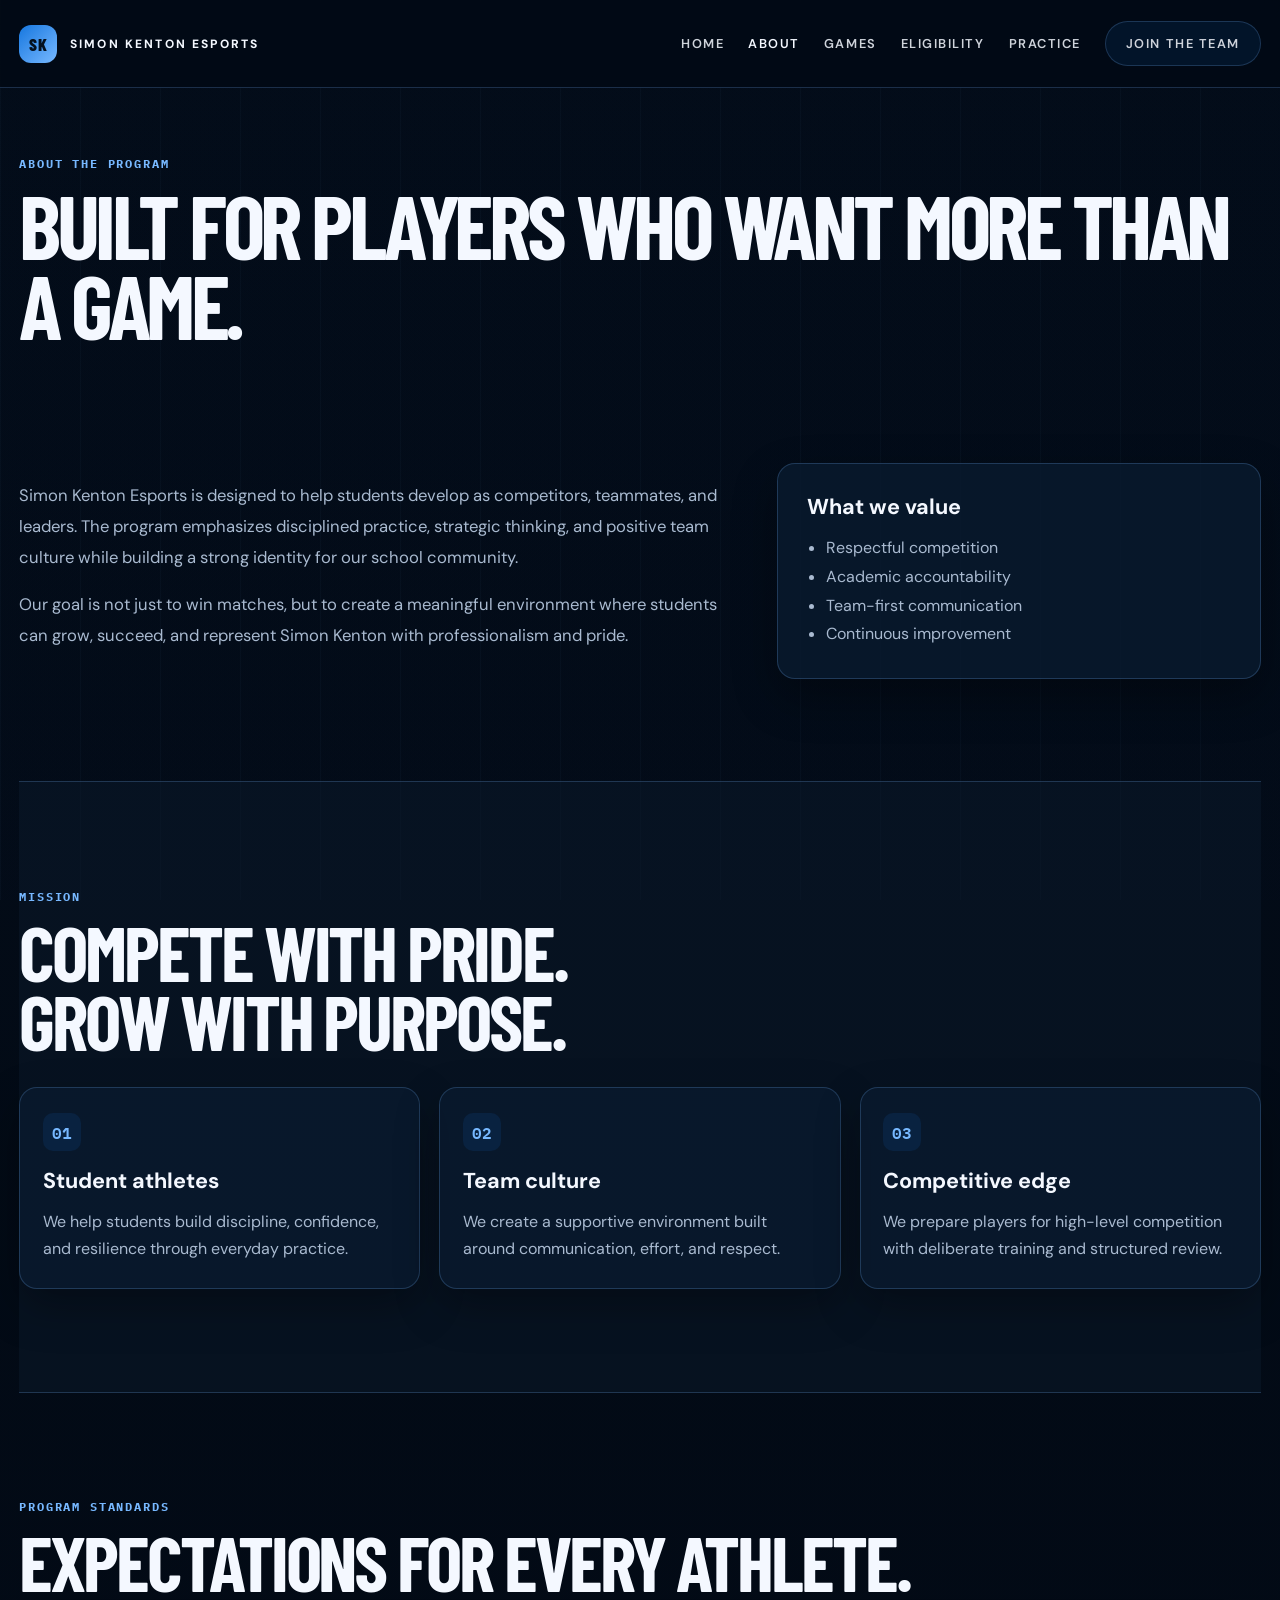
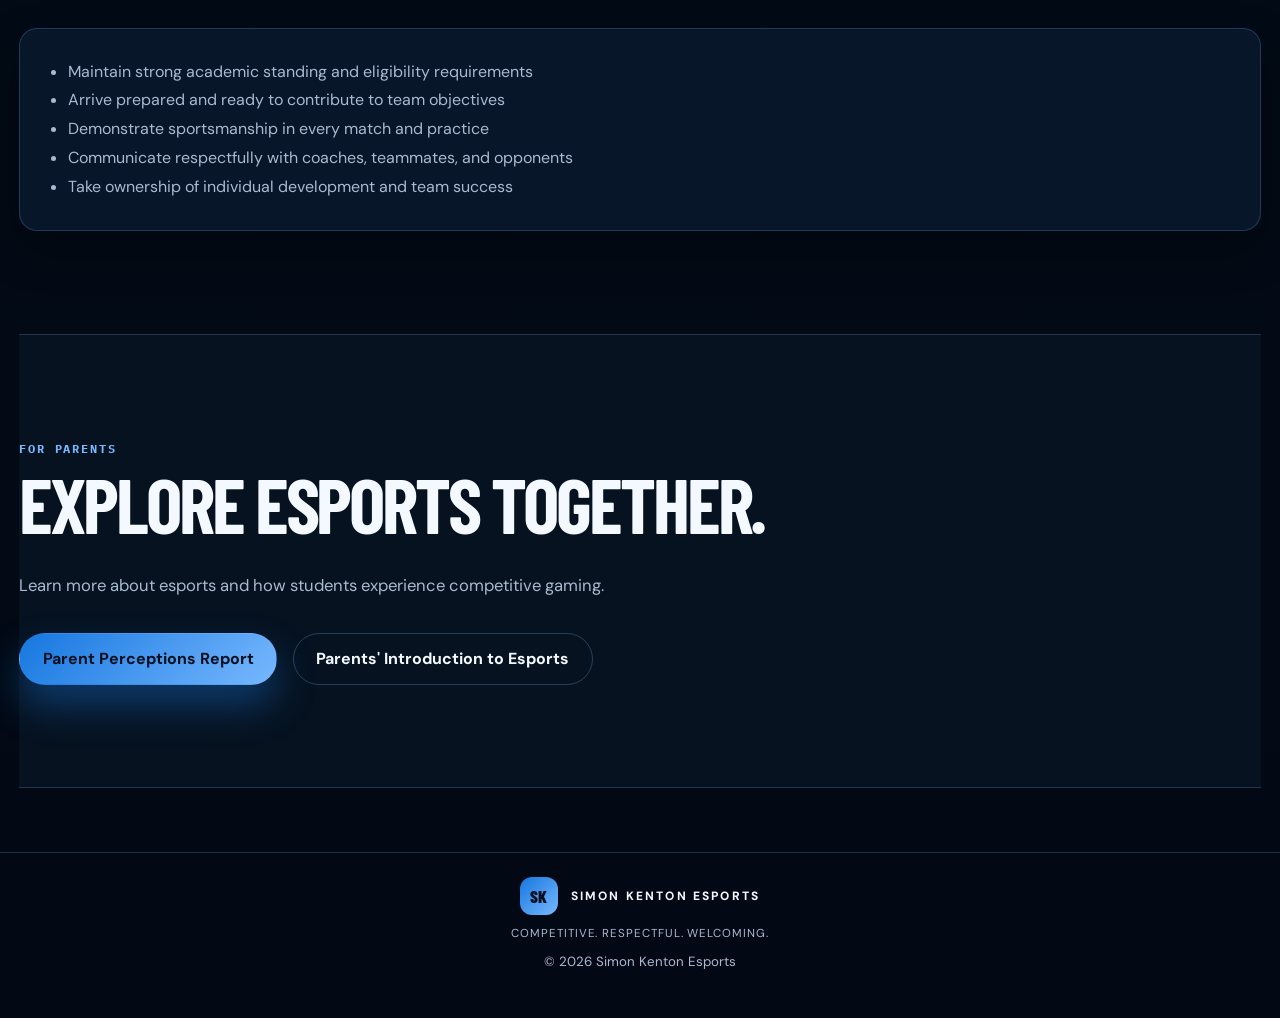
<file: about.html>
<!doctype html>
<html lang="en">
  <head>
    <meta charset="utf-8" />
    <meta name="viewport" content="width=device-width, initial-scale=1" />
    <title>About | Simon Kenton Esports</title>
    <meta
      name="description"
      content="Learn about the Simon Kenton Esports program, its mission, and how it builds student athletes through competition, teamwork, and discipline."
    />
    <link rel="preconnect" href="https://fonts.googleapis.com" />
    <link rel="preconnect" href="https://fonts.gstatic.com" crossorigin />
    <link
      href="https://fonts.googleapis.com/css2?family=Barlow+Condensed:wght@600;700;800&family=DM+Sans:wght@400;500;600;700&family=IBM+Plex+Mono:wght@500;600&display=swap"
      rel="stylesheet"
    />
    <link rel="stylesheet" href="styles.css" />
  </head>
  <body>
    <div class="site-shell">
      <header class="topbar">
        <a class="brand" href="index.html" aria-label="Simon Kenton Esports home">
          <span class="brand-mark">SK</span>
          <span>SIMON KENTON <b>ESPORTS</b></span>
        </a>

        <button class="menu-button" id="menu-button" aria-expanded="false" aria-label="Toggle menu">
          <span></span>
          <span></span>
          <span></span>
        </button>

        <nav class="nav" id="nav" aria-label="Main navigation">
          <a href="index.html">Home</a>
          <a href="about.html" class="active">About</a>
          <a href="games.html">Games</a>
          <a href="eligibility.html">Eligibility</a>
          <a href="practice.html">Practice</a>
          <a class="nav-cta" href="join.html">Join the team</a>
        </nav>
      </header>

      <main>
        <section class="page-hero">
          <p class="kicker">About the program</p>
          <h1>Built for players who want more than a game.</h1>
        </section>

        <section class="section">
          <div class="two-column">
            <div class="text-block">
              <p>
                Simon Kenton Esports is designed to help students develop as competitors,
                teammates, and leaders. The program emphasizes disciplined practice, strategic
                thinking, and positive team culture while building a strong identity for our
                school community.
              </p>
              <p>
                Our goal is not just to win matches, but to create a meaningful environment
                where students can grow, succeed, and represent Simon Kenton with professionalism
                and pride.
              </p>
            </div>

            <div class="info-card">
              <h3>What we value</h3>
              <ul>
                <li>Respectful competition</li>
                <li>Academic accountability</li>
                <li>Team-first communication</li>
                <li>Continuous improvement</li>
              </ul>
            </div>
          </div>
        </section>

        <section class="section alt-section">
          <div class="section-heading reveal">
            <p class="kicker">Mission</p>
            <h2>Compete with pride.<br />Grow with purpose.</h2>
          </div>

          <div class="check-grid">
            <div class="check-item">
              <span>01</span>
              <h3>Student athletes</h3>
              <p>We help students build discipline, confidence, and resilience through everyday practice.</p>
            </div>
            <div class="check-item">
              <span>02</span>
              <h3>Team culture</h3>
              <p>We create a supportive environment built around communication, effort, and respect.</p>
            </div>
            <div class="check-item">
              <span>03</span>
              <h3>Competitive edge</h3>
              <p>We prepare players for high-level competition with deliberate training and structured review.</p>
            </div>
          </div>
        </section>

        <section class="section">
          <div class="section-heading">
            <p class="kicker">Program standards</p>
            <h2>Expectations for every athlete.</h2>
          </div>

          <div class="list-panel">
            <ul>
              <li>Maintain strong academic standing and eligibility requirements</li>
              <li>Arrive prepared and ready to contribute to team objectives</li>
              <li>Demonstrate sportsmanship in every match and practice</li>
              <li>Communicate respectfully with coaches, teammates, and opponents</li>
              <li>Take ownership of individual development and team success</li>
            </ul>
          </div>
        </section>

        <section class="section alt-section">
          <div class="section-heading">
            <p class="kicker">For parents</p>
            <h2>Explore esports together.</h2>
          </div>

          <p class="text-block">Learn more about esports and how students experience competitive gaming.</p>
          <div class="hero-actions">
            <a class="button primary" href="https://playvs.com/parent-perceptions-report/?hss_channel=lcp-18600748" target="_blank" rel="noopener noreferrer">Parent Perceptions Report</a>
            <a class="button secondary" href="https://help.playvs.com/en/articles/4919246-parents-introduction-to-esports" target="_blank" rel="noopener noreferrer">Parents' Introduction to Esports</a>
          </div>
        </section>
      </main>

      <footer class="site-footer">
        <div class="brand">
          <span class="brand-mark">SK</span>
          <span>SIMON KENTON <b>ESPORTS</b></span>
        </div>
        <p>Competitive. Respectful. Welcoming.</p>
        <small>© <span id="year"></span> Simon Kenton Esports</small>
      </footer>
    </div>

    <script src="script.js"></script>
  </body>
</html>
</file>
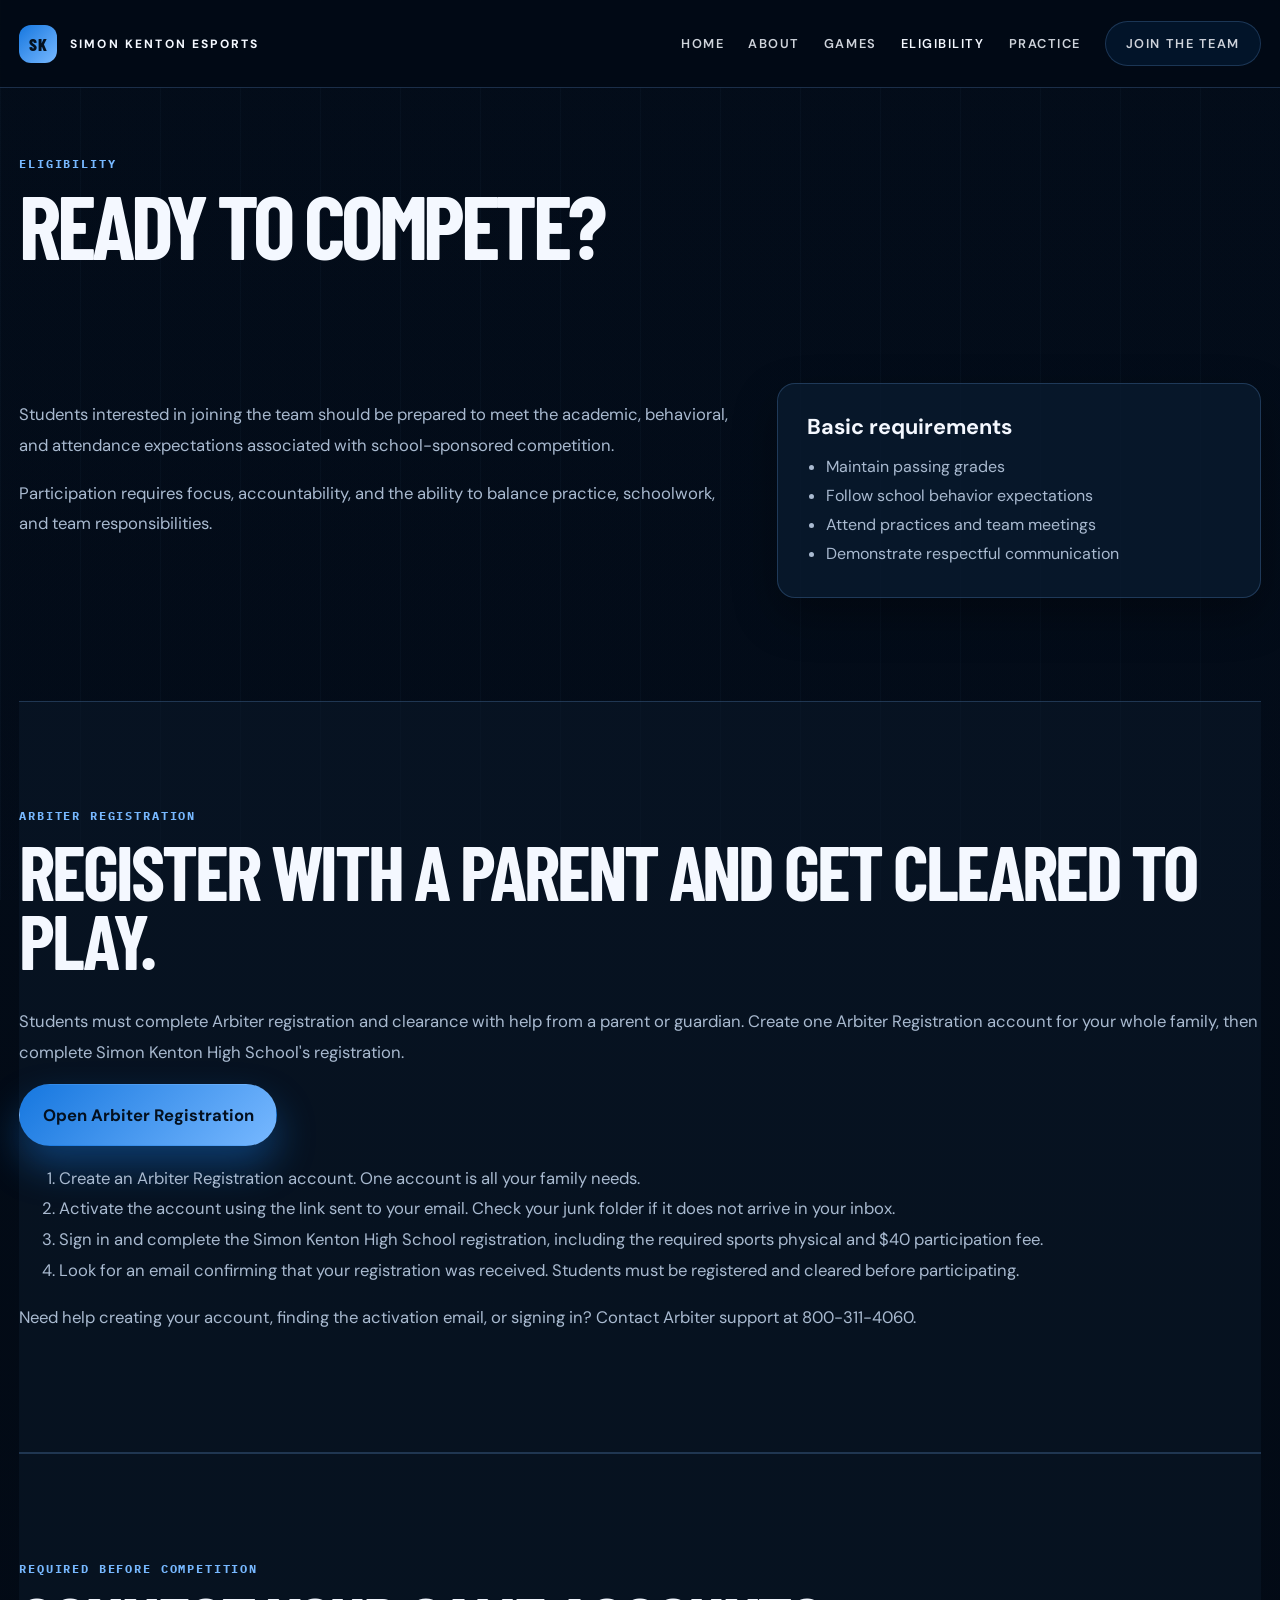
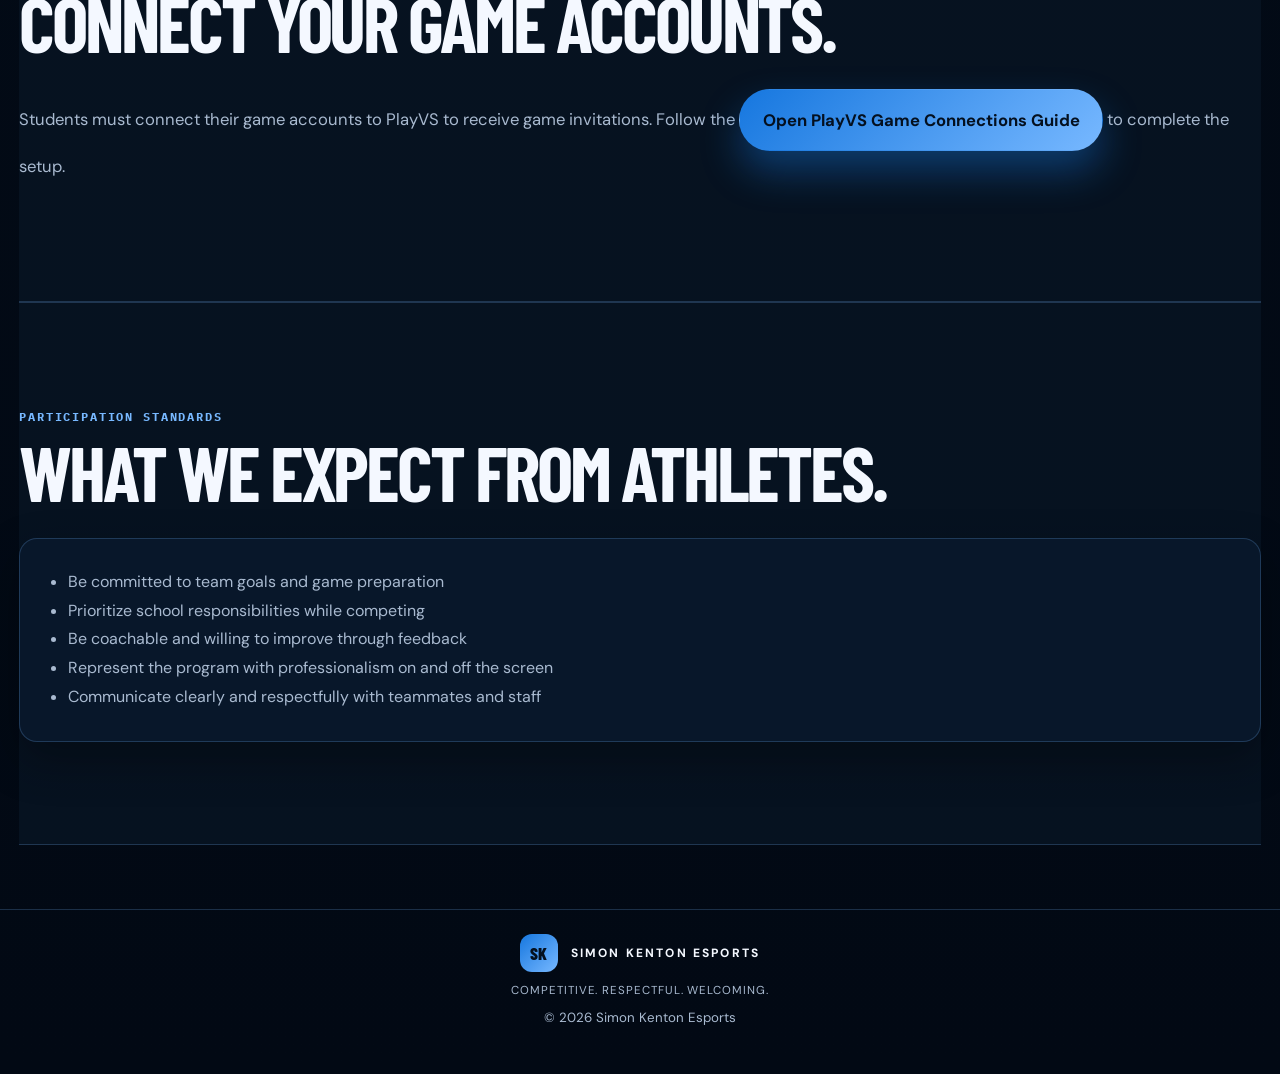
<file: eligibility.html>
<!doctype html>
<html lang="en">
  <head>
    <meta charset="utf-8" />
    <meta name="viewport" content="width=device-width, initial-scale=1" />
    <title>Eligibility | Simon Kenton Esports</title>
    <meta
      name="description"
      content="Review eligibility requirements, academic expectations, and team standards for joining Simon Kenton Esports."
    />
    <link rel="preconnect" href="https://fonts.googleapis.com" />
    <link rel="preconnect" href="https://fonts.gstatic.com" crossorigin />
    <link
      href="https://fonts.googleapis.com/css2?family=Barlow+Condensed:wght@600;700;800&family=DM+Sans:wght@400;500;600;700&family=IBM+Plex+Mono:wght@500;600&display=swap"
      rel="stylesheet"
    />
    <link rel="stylesheet" href="styles.css" />
  </head>
  <body>
    <div class="site-shell">
      <header class="topbar">
        <a class="brand" href="index.html" aria-label="Simon Kenton Esports home">
          <span class="brand-mark">SK</span>
          <span>SIMON KENTON <b>ESPORTS</b></span>
        </a>

        <button class="menu-button" id="menu-button" aria-expanded="false" aria-label="Toggle menu">
          <span></span>
          <span></span>
          <span></span>
        </button>

        <nav class="nav" id="nav" aria-label="Main navigation">
          <a href="index.html">Home</a>
          <a href="about.html">About</a>
          <a href="games.html">Games</a>
          <a href="eligibility.html" class="active">Eligibility</a>
          <a href="practice.html">Practice</a>
          <a class="nav-cta" href="join.html">Join the team</a>
        </nav>
      </header>

      <main>
        <section class="page-hero">
          <p class="kicker">Eligibility</p>
          <h1>Ready to compete?</h1>
        </section>

        <section class="section">
          <div class="two-column">
            <div class="text-block">
              <p>
                Students interested in joining the team should be prepared to meet the academic,
                behavioral, and attendance expectations associated with school-sponsored competition.
              </p>
              <p>
                Participation requires focus, accountability, and the ability to balance practice,
                schoolwork, and team responsibilities.
              </p>
            </div>

            <div class="info-card">
              <h3>Basic requirements</h3>
              <ul>
                <li>Maintain passing grades</li>
                <li>Follow school behavior expectations</li>
                <li>Attend practices and team meetings</li>
                <li>Demonstrate respectful communication</li>
              </ul>
            </div>
          </div>
        </section>

        <section class="section alt-section">
          <div class="section-heading">
            <p class="kicker">Arbiter Registration</p>
            <h2>Register with a parent and get cleared to play.</h2>
          </div>

          <div class="text-block">
            <p>Students must complete Arbiter registration and clearance with help from a parent or guardian. Create one Arbiter Registration account for your whole family, then complete Simon Kenton High School's registration.</p>
            <p>
              <a class="button primary" href="https://students.arbitersports.com/organizations/simon-kenton-high-school" target="_blank" rel="noopener noreferrer">Open Arbiter Registration</a>
            </p>

            <ol>
              <li>Create an Arbiter Registration account. One account is all your family needs.</li>
              <li>Activate the account using the link sent to your email. Check your junk folder if it does not arrive in your inbox.</li>
              <li>Sign in and complete the Simon Kenton High School registration, including the required sports physical and $40 participation fee.</li>
              <li>Look for an email confirming that your registration was received. Students must be registered and cleared before participating.</li>
            </ol>

            <p>
              Need help creating your account, finding the activation email, or signing in?
              Contact Arbiter support at <a href="tel:8003114060">800-311-4060</a>.
            </p>
          </div>
        </section>

        <section class="section alt-section">
          <div class="section-heading">
            <p class="kicker">Required before competition</p>
            <h2>Connect your game accounts.</h2>
          </div>

          <p class="text-block">
            Students must connect their game accounts to PlayVS to receive game invitations.
            Follow the
            <a class="button primary" href="https://help.playvs.com/en/articles/4919251-game-connections-guide" target="_blank" rel="noopener noreferrer">Open PlayVS Game Connections Guide</a>
            to complete the setup.
          </p>
        </section>

        <section class="section alt-section">
          <div class="section-heading">
            <p class="kicker">Participation standards</p>
            <h2>What we expect from athletes.</h2>
          </div>

          <div class="list-panel">
            <ul>
              <li>Be committed to team goals and game preparation</li>
              <li>Prioritize school responsibilities while competing</li>
              <li>Be coachable and willing to improve through feedback</li>
              <li>Represent the program with professionalism on and off the screen</li>
              <li>Communicate clearly and respectfully with teammates and staff</li>
            </ul>
          </div>
        </section>
      </main>

      <footer class="site-footer">
        <div class="brand">
          <span class="brand-mark">SK</span>
          <span>SIMON KENTON <b>ESPORTS</b></span>
        </div>
        <p>Competitive. Respectful. Welcoming.</p>
        <small>© <span id="year"></span> Simon Kenton Esports</small>
      </footer>
    </div>

    <script src="script.js"></script>
  </body>
</html>
</file>
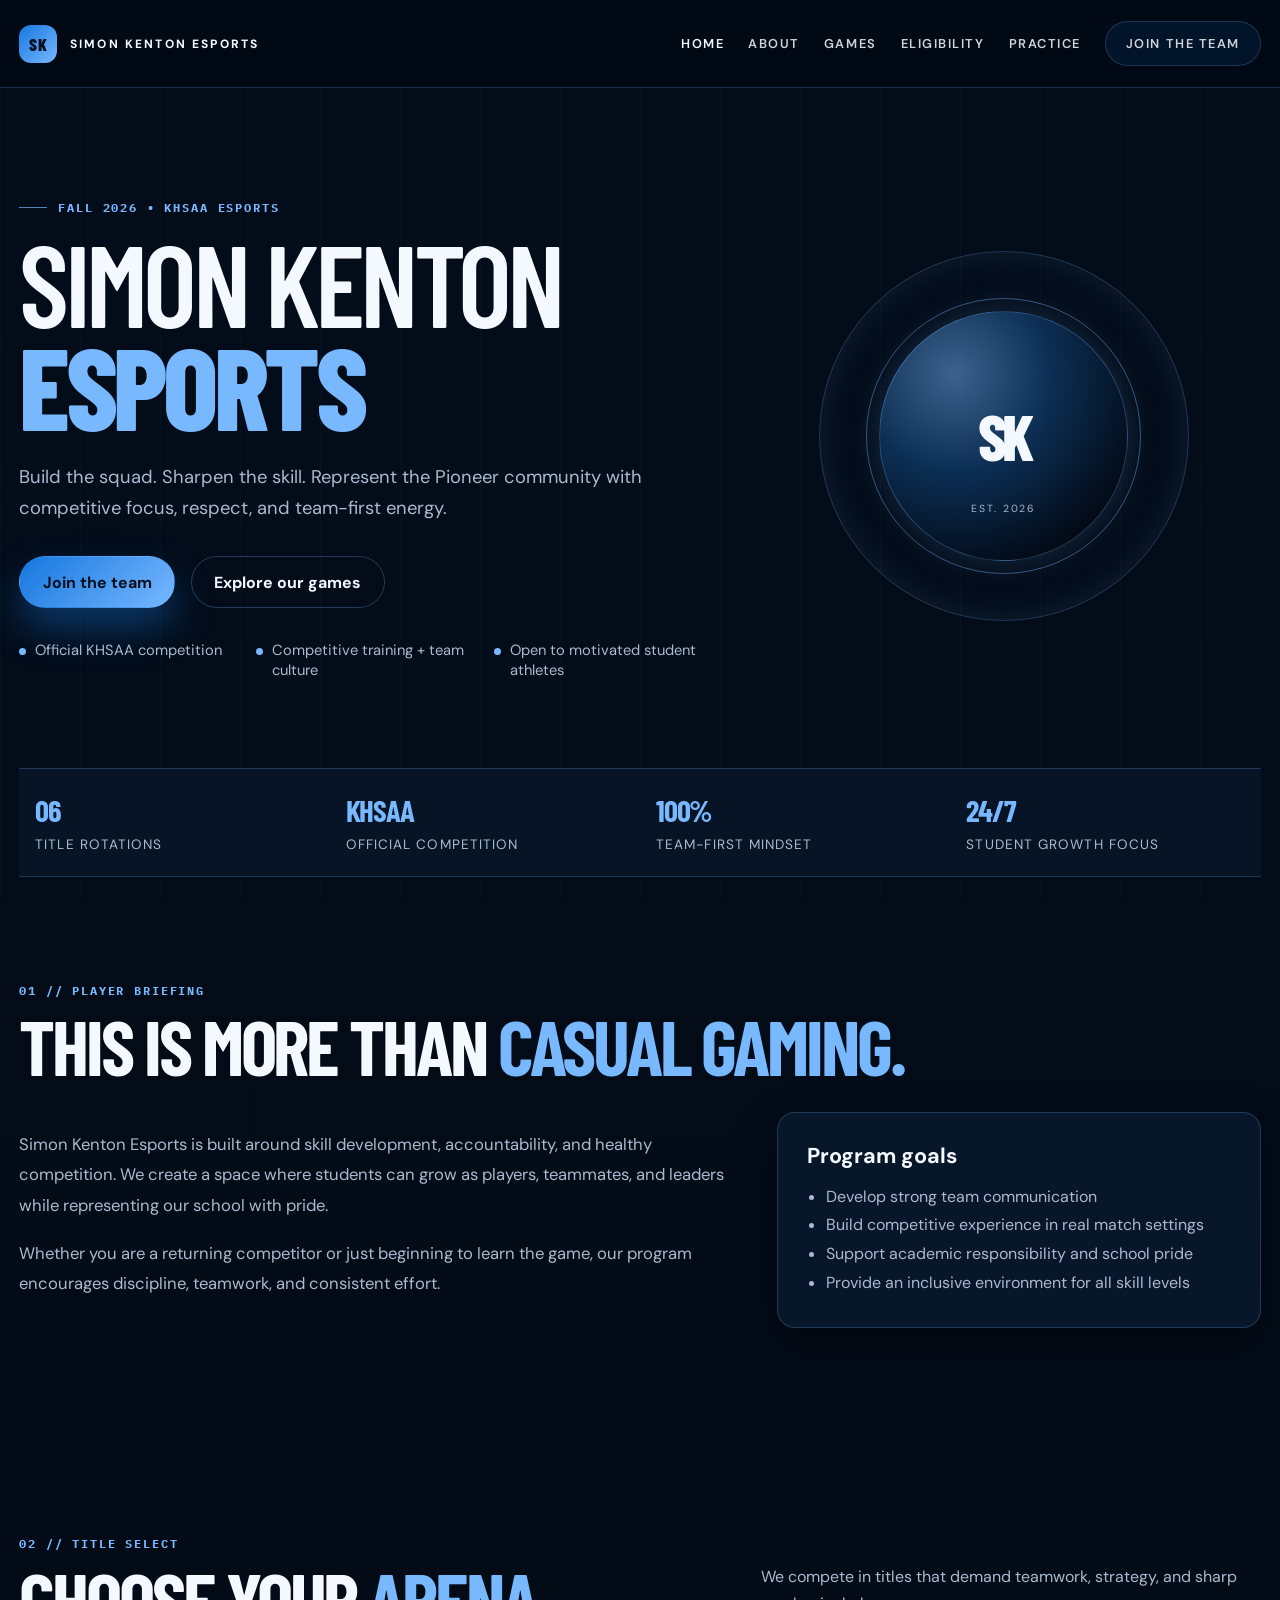
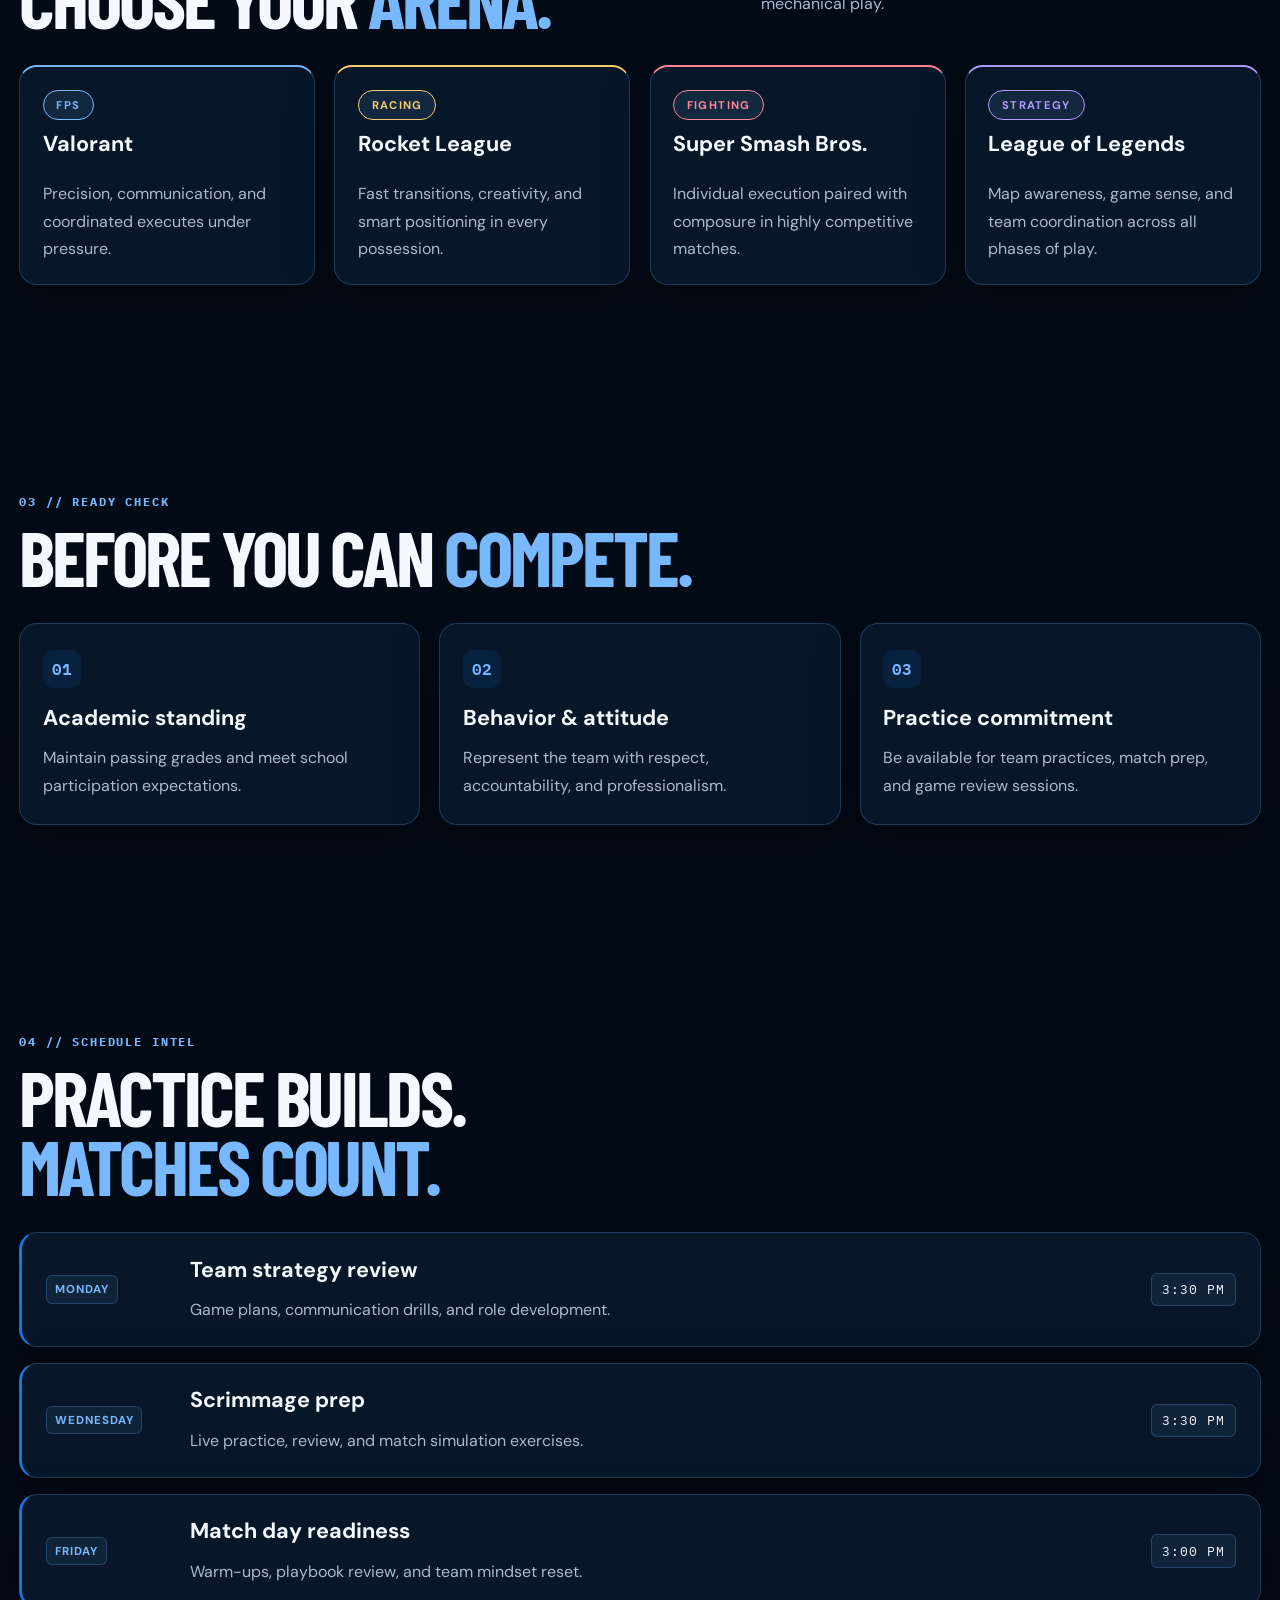
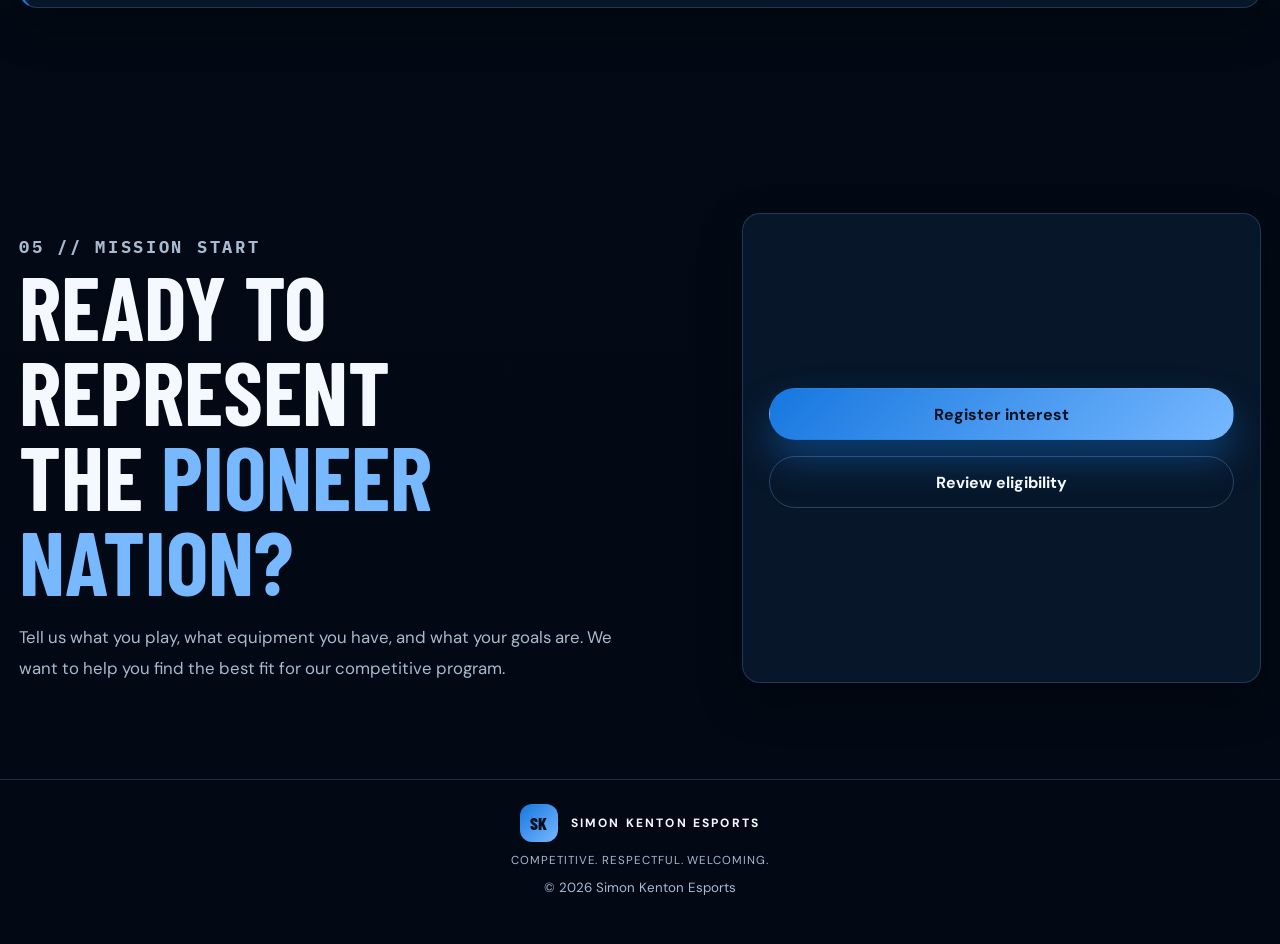
<file: home.html>
<!doctype html>
<html lang="en">
  <head>
    <meta charset="utf-8" />
    <meta name="viewport" content="width=device-width, initial-scale=1" />
    <title>Simon Kenton Esports | Home</title>
    <meta
      name="description"
      content="Simon Kenton Esports builds competitive, respectful, and welcoming student athletes through KHSAA competition and team-based gaming."
    />
    <meta name="theme-color" content="#04101f" />
    <link rel="preconnect" href="https://fonts.googleapis.com" />
    <link rel="preconnect" href="https://fonts.gstatic.com" crossorigin />
    <link
      href="https://fonts.googleapis.com/css2?family=Barlow+Condensed:wght@600;700;800&family=DM+Sans:wght@400;500;600;700&family=IBM+Plex+Mono:wght@500;600&display=swap"
      rel="stylesheet"
    />
    <link rel="stylesheet" href="styles.css" />
  </head>
  <body>
    <div class="site-shell">
      <header class="topbar">
        <a class="brand" href="index.html" aria-label="Simon Kenton Esports home">
          <span class="brand-mark">SK</span>
          <span>SIMON KENTON <b>ESPORTS</b></span>
        </a>

        <button class="menu-button" id="menu-button" aria-expanded="false" aria-label="Toggle menu">
          <span></span>
          <span></span>
          <span></span>
        </button>

        <nav class="nav" id="nav" aria-label="Main navigation">
          <a href="index.html" class="active">Home</a>
          <a href="about.html">About</a>
          <a href="games.html">Games</a>
          <a href="eligibility.html">Eligibility</a>
          <a href="practice.html">Practice</a>
          <a class="nav-cta" href="join.html">Join the team</a>
        </nav>
      </header>

      <main>
        <section class="hero">
          <div class="hero-content">
            <p class="eyebrow"><span></span> Fall 2026 • KHSAA Esports</p>
            <h1>
              <span>Simon Kenton</span>
              <strong>Esports</strong>
            </h1>
            <p class="hero-lede">
              Build the squad. Sharpen the skill. Represent the Pioneer community with
              competitive focus, respect, and team-first energy.
            </p>

            <div class="hero-actions">
              <a href="join.html" class="button primary">Join the team</a>
              <a href="games.html" class="button secondary">Explore our games</a>
            </div>

            <ul class="hero-points">
              <li>Official KHSAA competition</li>
              <li>Competitive training + team culture</li>
              <li>Open to motivated student athletes</li>
            </ul>
          </div>

          <div class="hero-visual" aria-hidden="true">
            <div class="emblem">
              <div class="emblem-ring ring-one"></div>
              <div class="emblem-ring ring-two"></div>
              <div class="emblem-core"><span>SK</span><small>EST. 2026</small></div>
            </div>
          </div>
        </section>

        <section class="stats-strip" aria-label="Program highlights">
          <div class="stat">
            <strong>06</strong>
            <span>Title rotations</span>
          </div>
          <div class="stat">
            <strong>KHSAA</strong>
            <span>Official competition</span>
          </div>
          <div class="stat">
            <strong>100%</strong>
            <span>Team-first mindset</span>
          </div>
          <div class="stat">
            <strong>24/7</strong>
            <span>Student growth focus</span>
          </div>
        </section>

        <section class="section about-section" id="about">
          <div class="section-heading reveal">
            <p class="kicker">01 // Player briefing</p>
            <h2>This is more than <em>casual gaming.</em></h2>
          </div>

          <div class="two-column">
            <div class="text-block reveal">
              <p>
                Simon Kenton Esports is built around skill development, accountability, and
                healthy competition. We create a space where students can grow as players,
                teammates, and leaders while representing our school with pride.
              </p>
              <p>
                Whether you are a returning competitor or just beginning to learn the game,
                our program encourages discipline, teamwork, and consistent effort.
              </p>
            </div>

            <div class="info-card reveal">
              <h3>Program goals</h3>
              <ul>
                <li>Develop strong team communication</li>
                <li>Build competitive experience in real match settings</li>
                <li>Support academic responsibility and school pride</li>
                <li>Provide an inclusive environment for all skill levels</li>
              </ul>
            </div>
          </div>
        </section>

        <section class="section games-section">
          <div class="section-heading row reveal">
            <div>
              <p class="kicker">02 // Title select</p>
              <h2>Choose your <em>arena.</em></h2>
            </div>
            <p class="heading-copy">
              We compete in titles that demand teamwork, strategy, and sharp mechanical play.
            </p>
          </div>

          <div class="game-grid">
            <article class="game-card reveal">
              <div class="game-badge">FPS</div>
              <h3>Valorant</h3>
              <p>Precision, communication, and coordinated executes under pressure.</p>
            </article>

            <article class="game-card reveal">
              <div class="game-badge">Racing</div>
              <h3>Rocket League</h3>
              <p>Fast transitions, creativity, and smart positioning in every possession.</p>
            </article>

            <article class="game-card reveal">
              <div class="game-badge">Fighting</div>
              <h3>Super Smash Bros.</h3>
              <p>Individual execution paired with composure in highly competitive matches.</p>
            </article>

            <article class="game-card reveal">
              <div class="game-badge">Strategy</div>
              <h3>League of Legends</h3>
              <p>Map awareness, game sense, and team coordination across all phases of play.</p>
            </article>
          </div>
        </section>

        <section class="section eligibility-section">
          <div class="section-heading reveal">
            <p class="kicker">03 // Ready check</p>
            <h2>Before you can <em>compete.</em></h2>
          </div>

          <div class="check-grid">
            <div class="check-item reveal">
              <span>01</span>
              <h3>Academic standing</h3>
              <p>Maintain passing grades and meet school participation expectations.</p>
            </div>
            <div class="check-item reveal">
              <span>02</span>
              <h3>Behavior & attitude</h3>
              <p>Represent the team with respect, accountability, and professionalism.</p>
            </div>
            <div class="check-item reveal">
              <span>03</span>
              <h3>Practice commitment</h3>
              <p>Be available for team practices, match prep, and game review sessions.</p>
            </div>
          </div>
        </section>

        <section class="section schedule-section">
          <div class="section-heading reveal">
            <p class="kicker">04 // Schedule intel</p>
            <h2>Practice builds.<br /><em>Matches count.</em></h2>
          </div>

          <div class="schedule-list">
            <article class="schedule-item reveal">
              <span class="day">Monday</span>
              <div>
                <h3>Team strategy review</h3>
                <p>Game plans, communication drills, and role development.</p>
              </div>
              <time>3:30 PM</time>
            </article>

            <article class="schedule-item reveal">
              <span class="day">Wednesday</span>
              <div>
                <h3>Scrimmage prep</h3>
                <p>Live practice, review, and match simulation exercises.</p>
              </div>
              <time>3:30 PM</time>
            </article>

            <article class="schedule-item reveal">
              <span class="day">Friday</span>
              <div>
                <h3>Match day readiness</h3>
                <p>Warm-ups, playbook review, and team mindset reset.</p>
              </div>
              <time>3:00 PM</time>
            </article>
          </div>
        </section>

        <section class="join-section">
          <div class="join-copy reveal">
            <p class="kicker">05 // Mission start</p>
            <h2>Ready to represent<br />the <em>Pioneer nation?</em></h2>
            <p>
              Tell us what you play, what equipment you have, and what your goals are. We
              want to help you find the best fit for our competitive program.
            </p>
          </div>

          <div class="join-card reveal">
            <a href="join.html" class="button primary full">Register interest</a>
            <a href="eligibility.html" class="button secondary full">Review eligibility</a>
          </div>
        </section>
      </main>

      <footer class="site-footer">
        <div class="brand">
          <span class="brand-mark">SK</span>
          <span>SIMON KENTON <b>ESPORTS</b></span>
        </div>
        <p>Competitive. Respectful. Welcoming.</p>
        <small>© <span id="year"></span> Simon Kenton Esports</small>
      </footer>
    </div>

    <script src="script.js"></script>
  </body>
</html>
</file>
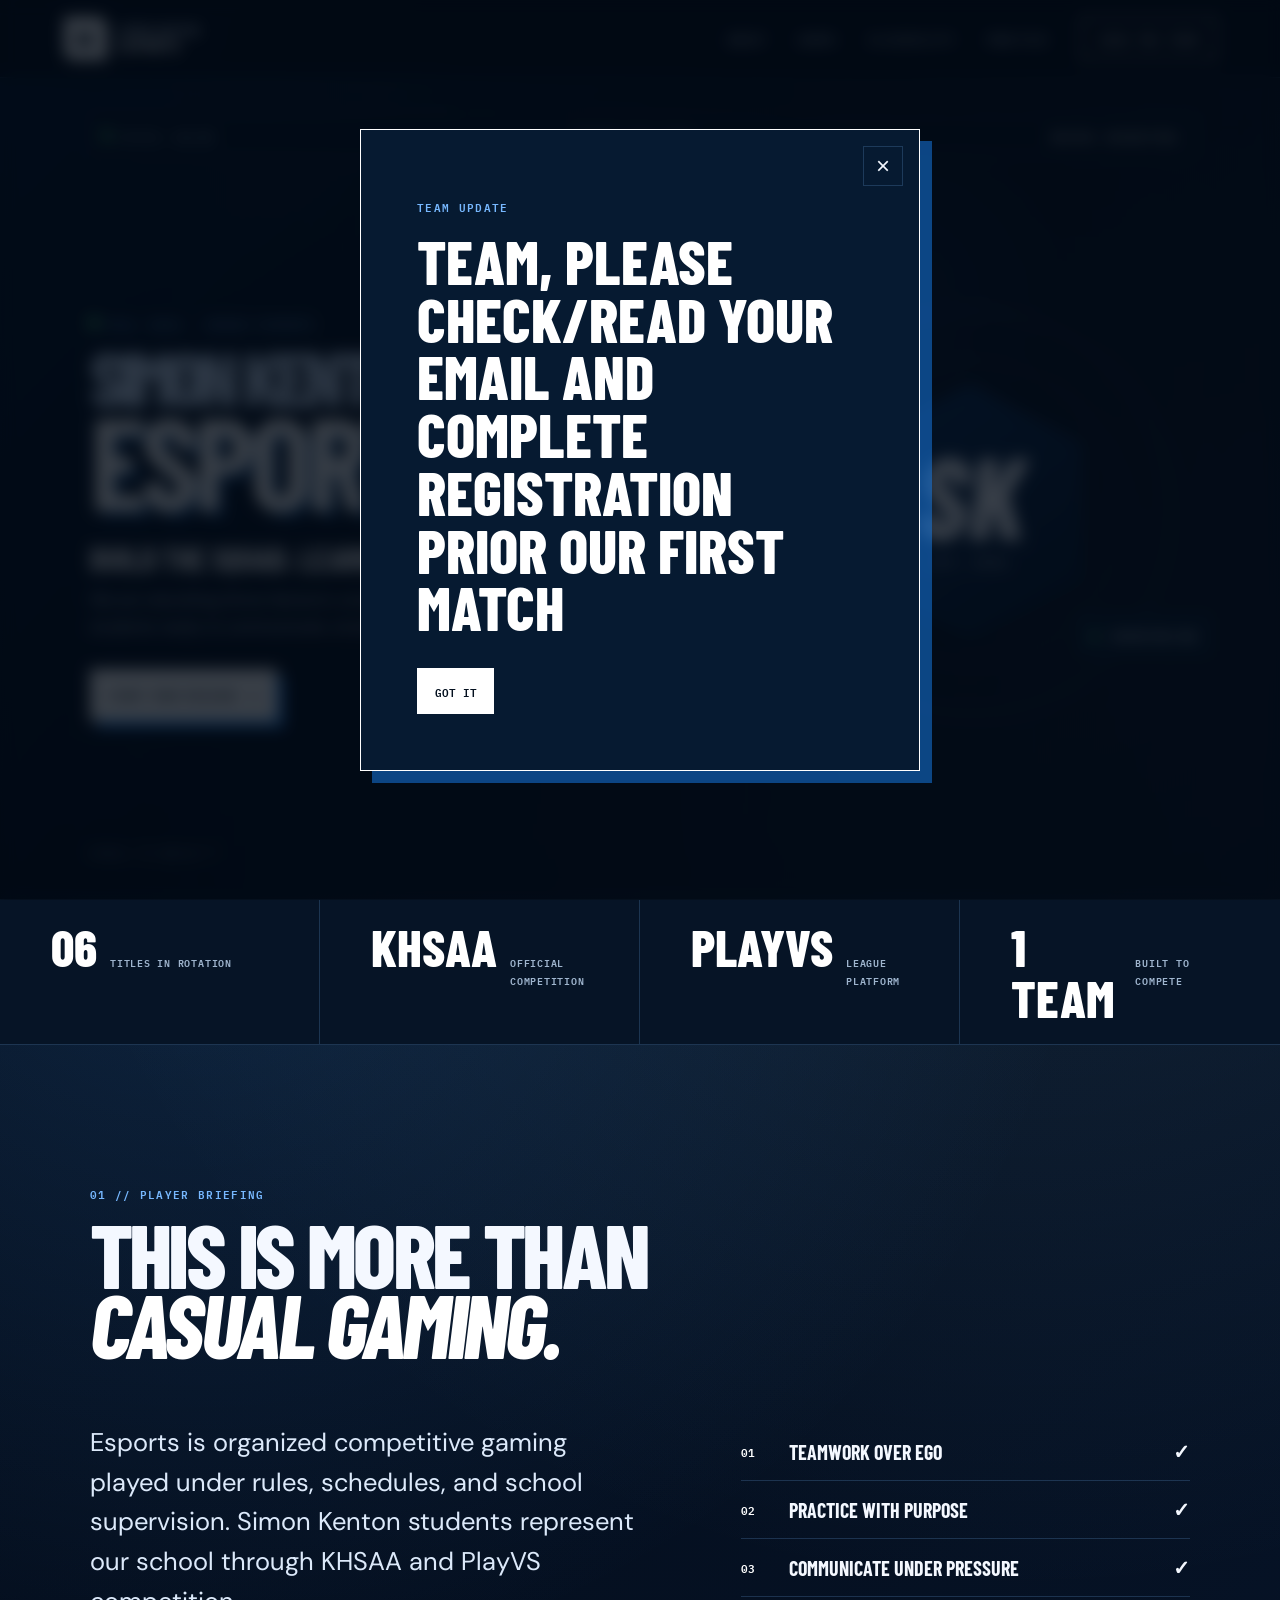
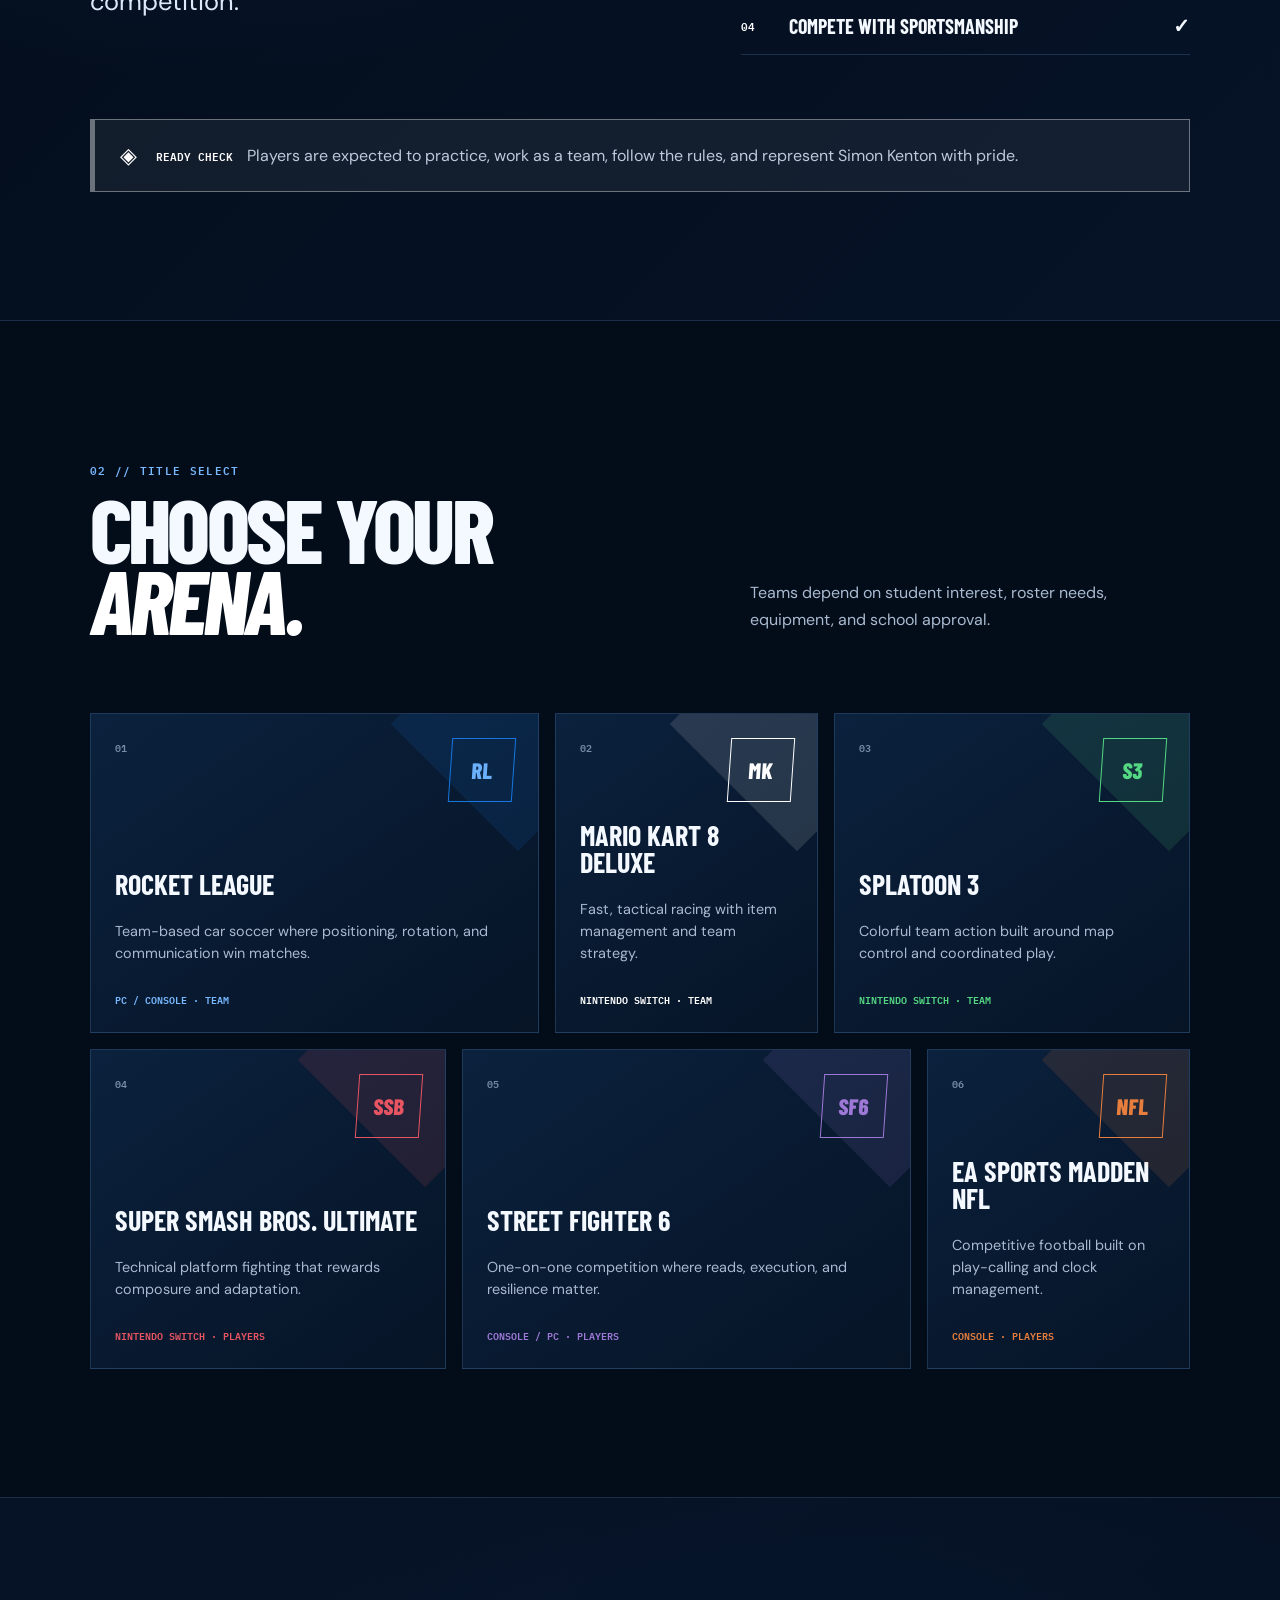
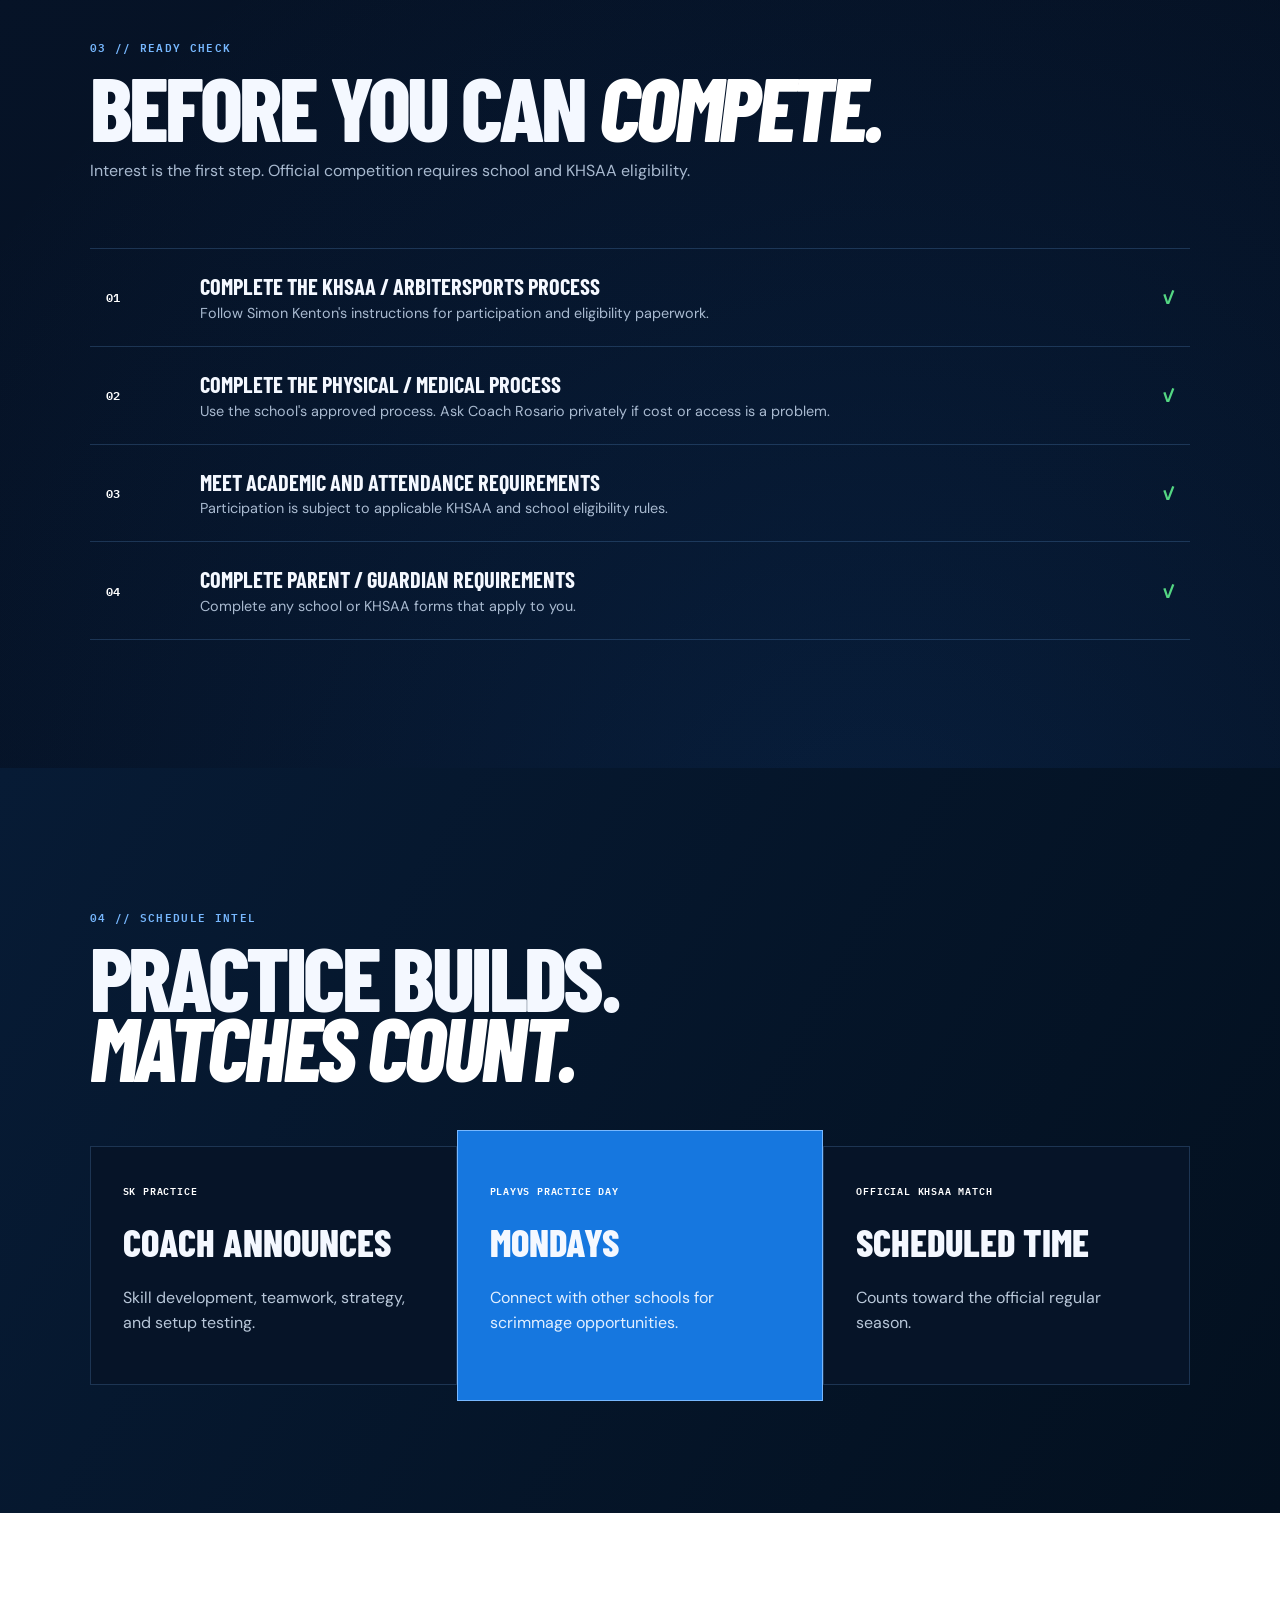
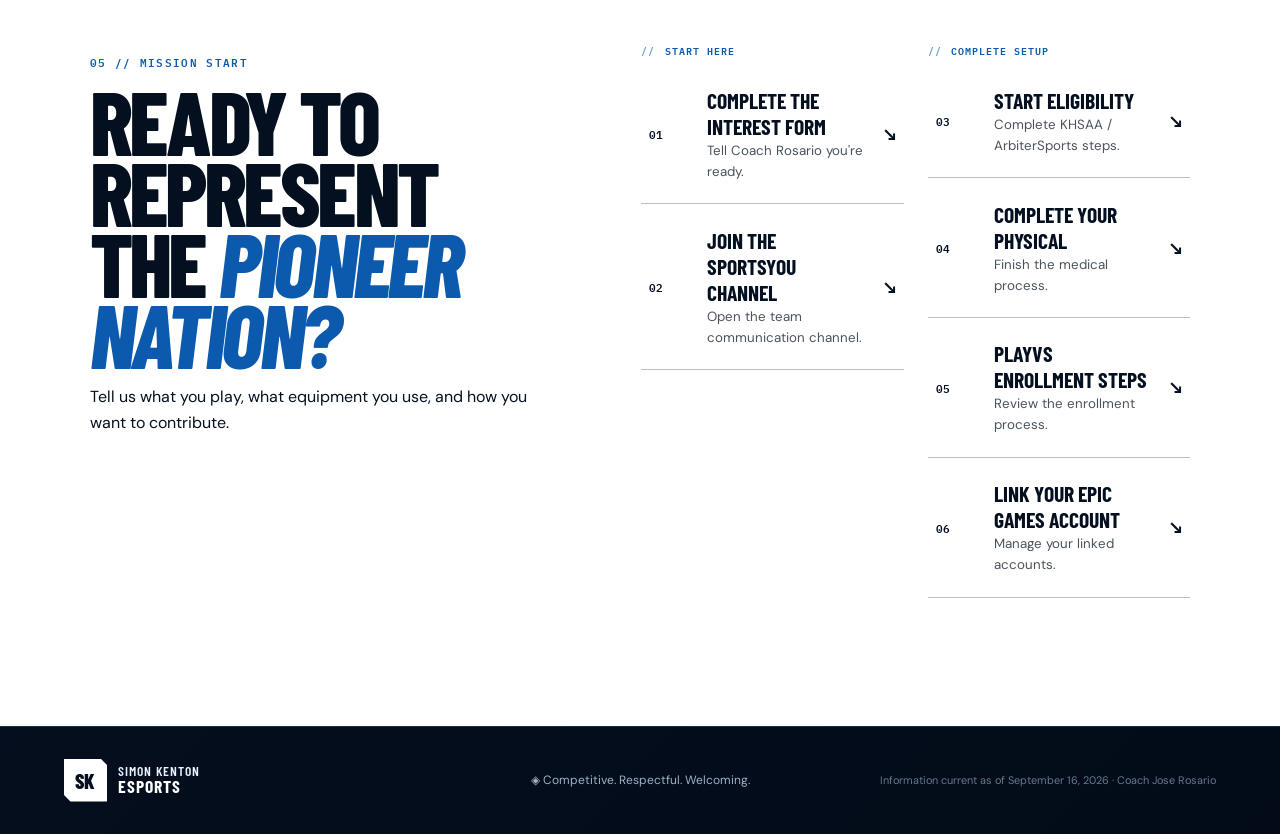
<file: index (13).html>
<!doctype html>
<html lang="en">
<head>
  <meta charset="utf-8">
  <meta name="viewport" content="width=device-width, initial-scale=1">
  <title>Simon Kenton Esports | Fall 2026</title>
  <meta name="description" content="Join the Simon Kenton High School Esports program for Fall 2026 KHSAA competition.">
  <link rel="preconnect" href="https://fonts.googleapis.com">
  <link rel="preconnect" href="https://fonts.gstatic.com" crossorigin>
  <link href="https://fonts.googleapis.com/css2?family=Barlow+Condensed:ital,wght@0,600;0,700;0,800;1,700&family=DM+Sans:wght@400;500;600;700&family=IBM+Plex+Mono:wght@500;600&display=swap" rel="stylesheet">
  <style>
    :root{--navy:#04101f;--deep:#020914;--blue:#1677df;--sky:#77b8ff;--gold:#fff;--ink:#f4f8ff;--muted:#a9bad0;--line:rgba(119,184,255,.2)}
    *{box-sizing:border-box}html{scroll-behavior:smooth}body{margin:0;background:var(--deep);color:var(--ink);font-family:'DM Sans',sans-serif;-webkit-font-smoothing:antialiased}.site-shell{min-height:100vh;overflow:hidden;position:relative;background:radial-gradient(circle at 16% 14%,rgba(72,162,255,.18),transparent 18%),radial-gradient(circle at 80% 10%,rgba(142,214,255,.12),transparent 20%),radial-gradient(circle at 68% 72%,rgba(26,117,223,.14),transparent 26%),linear-gradient(135deg,#020914,#061327 46%,#030b18)}.grid-backdrop{position:fixed;inset:0;pointer-events:none;z-index:0;opacity:.22;background-image:linear-gradient(rgba(103,157,255,.07) 1px,transparent 1px),linear-gradient(90deg,rgba(103,157,255,.07) 1px,transparent 1px);background-size:36px 36px;mask-image:linear-gradient(to bottom,#000,transparent 80%)}main,footer,.topbar{position:relative;z-index:1}
    .topbar{height:78px;display:flex;align-items:center;justify-content:space-between;padding:0 clamp(1.2rem,5vw,5.4rem);border-bottom:1px solid var(--line);background:rgba(2,9,20,.83);backdrop-filter:blur(16px);position:fixed;inset:0 0 auto;z-index:20}.brand{display:flex;align-items:center;gap:.7rem;color:#e9f2ff;text-decoration:none;font:600 .85rem/1 'Barlow Condensed';letter-spacing:.07em}.brand b{display:block;color:var(--gold);font-size:1.1rem}.brand-mark{display:grid;place-items:center;width:43px;height:43px;background:var(--gold);color:var(--navy);font:800 1.3rem 'Barlow Condensed';clip-path:polygon(0 0,85% 0,100% 15%,100% 100%,15% 100%,0 85%)}.nav{display:flex;align-items:center;gap:clamp(1rem,2.5vw,2.3rem)}.nav a{color:#c8d6e8;text-decoration:none;text-transform:uppercase;font:600 .69rem 'IBM Plex Mono';letter-spacing:.07em;transition:.2s}.nav a:hover,.nav a:focus-visible{color:#fff}.nav .nav-cta{padding:.7rem 1rem;border:1px solid var(--gold);color:var(--gold)}.menu-button{display:none;border:0;background:none;color:#fff;cursor:pointer}
    .hud-bar{position:absolute;top:7.2rem;left:clamp(1.2rem,7vw,7rem);right:clamp(1.2rem,7vw,7rem);display:flex;justify-content:space-between;gap:1rem;padding:.65rem .8rem;border:1px solid var(--line);background:rgba(4,16,31,.72);color:#9fb5ce;font:600 .6rem 'IBM Plex Mono';letter-spacing:.1em;text-transform:uppercase}.hud-bar span{display:flex;align-items:center;gap:.5rem}.hud-bar span:last-child{color:var(--gold)}.hud-dot{width:7px;height:7px;background:#54d783;box-shadow:0 0 0 4px rgba(84,215,131,.12);animation:pulse 2s infinite}.hero{min-height:100svh;padding:clamp(10rem,16vw,13rem) clamp(1.2rem,7vw,7rem) 5rem;display:grid;grid-template-columns:minmax(0,1.15fr) minmax(290px,.85fr);align-items:center;gap:4rem;position:relative;border-bottom:1px solid var(--line)}.hero-copy-block{max-width:790px}.eyebrow,.kicker{font:600 .7rem 'IBM Plex Mono';text-transform:uppercase;letter-spacing:.12em;color:var(--sky)}.eyebrow{display:flex;align-items:center;gap:.6rem}.eyebrow span{width:8px;height:8px;background:#54d783;box-shadow:0 0 0 5px rgba(84,215,131,.12);animation:pulse 2s infinite}.hero h1,.section h2,.join-section h2{margin:.9rem 0;font:800 1rem/.79 'Barlow Condensed';text-transform:uppercase;letter-spacing:-.04em}.hero h1{font-size:clamp(5rem,10.2vw,10.2rem)}.hero h1 span,.hero h1 strong{display:block}.hero h1 span{font-size:.58em;color:#c8dcf5}.hero h1 strong{color:#fff;text-shadow:7px 7px 0 rgba(22,119,223,.42)}.hero-lede{font:700 clamp(1.45rem,2.5vw,2.1rem) 'Barlow Condensed';text-transform:uppercase;margin:1.8rem 0 .6rem;color:var(--gold)}.hero-body{max-width:620px;color:var(--muted);line-height:1.7;margin:0}.primary-button{display:inline-flex;align-items:center;gap:1rem;margin-top:1.8rem;padding:1rem 1.2rem;background:var(--gold);color:var(--navy);font:600 .74rem 'IBM Plex Mono';text-transform:uppercase;text-decoration:none;box-shadow:7px 7px 0 var(--blue);transition:.2s}.primary-button:hover{transform:translate(-3px,-3px);box-shadow:11px 11px 0 var(--blue)}
    .message-backdrop{position:fixed;inset:0;z-index:40;display:grid;place-items:center;padding:1.2rem;background:rgba(2,9,20,.78);backdrop-filter:blur(8px)}.message-popup{width:min(100%,560px);position:relative;padding:clamp(2rem,5vw,3.5rem);background:#061a31;border:1px solid rgba(242,183,5,.6);box-shadow:12px 12px 0 rgba(22,119,223,.55)}.message-popup h2{max-width:440px;margin:1rem 0 2rem;color:#fff;font:800 clamp(2rem,5vw,3.8rem)/.95 'Barlow Condensed';text-transform:uppercase}.message-close{position:absolute;top:1rem;right:1rem;display:grid;place-items:center;width:2.5rem;height:2.5rem;border:1px solid var(--line);background:transparent;color:var(--ink);font-size:1.5rem;cursor:pointer}.message-close:hover{border-color:var(--gold);color:var(--gold)}.message-action{padding:.85rem 1.1rem;border:0;background:var(--gold);color:var(--navy);font:600 .7rem 'IBM Plex Mono';text-transform:uppercase;cursor:pointer}.message-action:hover{background:#ffd34b}
    .hero-emblem{width:min(35vw,460px);aspect-ratio:1;justify-self:center;position:relative;display:grid;place-items:center}.emblem-ring{position:absolute;inset:5%;border:1px solid rgba(119,184,255,.36);border-radius:50%;animation:spin 24s linear infinite}.ring-one:before,.ring-one:after{content:'';position:absolute;width:16px;height:16px;background:var(--gold);top:7%;left:22%}.ring-two{inset:16%;border-style:dashed;animation-direction:reverse;animation-duration:18s}.emblem-core{width:57%;aspect-ratio:1;display:grid;place-content:center;text-align:center;background:linear-gradient(145deg,#0d3563,#061429);clip-path:polygon(50% 0,94% 23%,94% 77%,50% 100%,6% 77%,6% 23%);filter:drop-shadow(0 22px 25px #0008)}.emblem-core span{font:italic 800 clamp(4rem,9vw,8rem)/.7 'Barlow Condensed'}.emblem-core small{margin-top:1.1rem;color:var(--gold);font:600 .65rem 'IBM Plex Mono';letter-spacing:.25em}.status-chip{position:absolute;right:-1rem;bottom:18%;padding:.65rem .8rem;background:#081b30;border:1px solid var(--line);font:600 .65rem 'IBM Plex Mono';text-transform:uppercase}.status-chip i{display:inline-block;width:7px;height:7px;margin-right:.5rem;background:#54d783}.scroll-cue{position:absolute;bottom:2rem;left:clamp(1.2rem,7vw,7rem);display:flex;align-items:center;gap:.4rem;color:#72859b;font:600 .62rem 'IBM Plex Mono';letter-spacing:.1em}.scroll-cue span{font-size:1.1rem;transform:rotate(90deg)}
    .stats-strip{display:grid;grid-template-columns:repeat(4,1fr);border-bottom:1px solid var(--line);background:#061426}.stat{display:flex;align-items:baseline;gap:.8rem;padding:1.3rem clamp(1rem,4vw,4rem);border-right:1px solid var(--line)}.stat:last-child{border-right:0}.stat strong{color:var(--gold);font:800 clamp(2rem,4vw,3.4rem)/1 'Barlow Condensed'}.stat span{color:#9fb5ce;font:600 .6rem 'IBM Plex Mono';letter-spacing:.08em;text-transform:uppercase}.section{padding:clamp(5rem,10vw,9rem) clamp(1.2rem,7vw,7rem);max-width:1500px;margin:auto}.section-heading{max-width:860px}.section h2,.join-section h2{font-size:clamp(3.5rem,7vw,7rem)}.section h2 em,.join-section h2 em{color:var(--gold);font-style:italic}.section-heading.row{max-width:none;display:flex;align-items:end;justify-content:space-between;gap:3rem}.section-heading.row>p{max-width:440px;color:var(--muted);line-height:1.7}.about-layout{margin-top:4rem;display:grid;grid-template-columns:1.1fr .9fr;gap:clamp(3rem,8vw,8rem)}.large-copy{font-size:clamp(1.25rem,2vw,1.75rem);line-height:1.55;margin:0;color:#dce9fa}.values-list>div{display:grid;grid-template-columns:40px 1fr auto;align-items:center;gap:.5rem;padding:1rem 0;border-bottom:1px solid var(--line)}.values-list b{font:600 .67rem 'IBM Plex Mono';color:var(--gold)}.values-list span{font:700 1.25rem 'Barlow Condensed';text-transform:uppercase}.values-list svg{color:#54d783}.notice{margin-top:4rem;display:flex;align-items:center;gap:1.2rem;padding:1.3rem 1.6rem;border:1px solid rgba(242,183,5,.38);border-left:5px solid var(--gold);background:rgba(242,183,5,.06)}.notice .icon{flex:none;color:var(--gold);font-size:1.4rem}.notice p{margin:0;color:#bdcadb}.notice strong{color:#fff;margin-right:.6rem;font:600 .7rem 'IBM Plex Mono'}
    .games-section{max-width:none;background:#030c19;border-block:1px solid var(--line)}.games-section>*{max-width:1290px;margin-left:auto;margin-right:auto}.game-grid{display:grid;grid-template-columns:repeat(12,1fr);gap:1rem;margin-top:4rem}.game-card{grid-column:span 4;min-height:320px;padding:1.5rem;display:flex;flex-direction:column;background:linear-gradient(145deg,#0b213d,#061426);border:1px solid var(--line);position:relative;overflow:hidden;transition:.25s}.game-card:nth-child(1),.game-card:nth-child(5){grid-column:span 5}.game-card:nth-child(2),.game-card:nth-child(6){grid-column:span 3}.game-card:after{content:'';position:absolute;width:180px;height:180px;right:-70px;top:-80px;background:var(--card-accent,#1677df);opacity:.12;transform:rotate(45deg)}.game-card:hover{transform:translateY(-6px);border-color:var(--card-accent)}.game-card.gold{--card-accent:#f2b705}.game-card.green{--card-accent:#54d783}.game-card.red{--card-accent:#e75462}.game-card.purple{--card-accent:#9e78d6}.game-card.orange{--card-accent:#e77e3d}.game-top{display:flex;justify-content:space-between}.game-index{font:600 .65rem 'IBM Plex Mono';color:#778da6}.game-code{display:grid;place-items:center;width:64px;height:64px;border:1px solid var(--card-accent,#1677df);color:var(--card-accent,#77b8ff);font:800 1.4rem 'Barlow Condensed';transform:skew(-4deg)}.game-card h3{margin:auto 0 .5rem;font:700 clamp(1.5rem,2.2vw,2.2rem)/.95 'Barlow Condensed';text-transform:uppercase}.game-card p{color:var(--muted);font-size:.9rem;line-height:1.55}.game-tag{margin-top:.7rem;color:var(--card-accent,#77b8ff);font:600 .6rem 'IBM Plex Mono'}
    .heading-copy{max-width:650px;color:var(--muted);line-height:1.65}.steps{margin-top:4rem;border-top:1px solid var(--line)}.steps article{display:grid;grid-template-columns:70px 1fr auto;gap:1.5rem;align-items:center;padding:1.5rem 1rem;border-bottom:1px solid var(--line);transition:.2s}.steps article:hover{background:rgba(22,119,223,.08);padding-left:1.5rem}.steps article>span{font:600 .72rem 'IBM Plex Mono';color:var(--gold)}.steps h3{margin:0 0 .3rem;font:700 1.4rem 'Barlow Condensed';text-transform:uppercase}.steps p{margin:0;color:var(--muted);font-size:.9rem}.steps .check{color:#54d783;font-size:1.2rem}.schedule-section{max-width:none;background:linear-gradient(120deg,#071b35,#03101f)}.schedule-section>*{max-width:1290px;margin-left:auto;margin-right:auto}.schedule-grid{display:grid;grid-template-columns:repeat(3,1fr);margin-top:4rem}.schedule-grid article{padding:2rem;border:1px solid var(--line);background:#061428}.schedule-grid .featured{margin:-1rem 0;padding-top:3rem;background:var(--blue);border-color:var(--sky)}.schedule-label{font:600 .62rem 'IBM Plex Mono';letter-spacing:.08em;color:var(--gold)}.schedule-grid strong{display:block;margin:1.2rem 0;font:800 clamp(2rem,3vw,3.2rem) 'Barlow Condensed';text-transform:uppercase}.schedule-grid p{color:#b8c7d9;line-height:1.6}.featured p{color:#e2efff}
    .join-section{display:grid;grid-template-columns:.9fr 1.1fr;gap:clamp(3rem,8vw,8rem);padding:clamp(6rem,10vw,10rem) clamp(1.2rem,7vw,7rem);background:var(--gold);color:var(--navy)}.join-section .kicker,.join-section h2 em{color:#0b5aad}.join-section>div>p:last-child{max-width:480px;line-height:1.6}.join-actions a{display:grid;grid-template-columns:42px 1fr auto;align-items:center;gap:1rem;padding:1.4rem .5rem;border-bottom:1px solid rgba(4,16,31,.27);color:var(--navy);text-decoration:none;transition:.2s}.join-actions a:hover{padding-left:1rem;background:rgba(255,255,255,.18)}.join-actions a>span{font:600 .67rem 'IBM Plex Mono'}.join-actions b{display:block;font:700 1.35rem 'Barlow Condensed';text-transform:uppercase}.join-actions small{opacity:.72}footer{display:grid;grid-template-columns:1fr auto 1fr;align-items:center;gap:2rem;padding:2rem clamp(1.2rem,5vw,5rem);border-top:1px solid var(--line)}footer p{display:flex;gap:.5rem;align-items:center;color:#9eb1c8;font-size:.75rem}footer small{text-align:right;color:#657990;font-size:.68rem}
    [data-reveal]{opacity:0;transform:translateY(24px);transition:opacity .65s,transform .65s}[data-reveal].is-visible{opacity:1;transform:none}.message-backdrop{animation:fade-in .25s ease-out}.message-popup{border-color:#fff;animation:pop-in .35s cubic-bezier(.2,.8,.2,1)}.message-close:hover{border-color:#fff;color:#fff}.message-action:hover{background:#fff}.notice{border-color:rgba(255,255,255,.38);background:rgba(255,255,255,.06)}.game-card.gold{--card-accent:#fff}.join-actions{display:grid;grid-template-columns:repeat(2,minmax(0,1fr));gap:0 1.5rem}.join-actions a{min-width:0}.join-actions a>span:last-child{font-size:1.25rem;transition:transform .2s}.join-actions a:hover>span:last-child{transform:translate(3px,-3px)}:focus-visible{outline:2px solid var(--blue);outline-offset:4px}@keyframes fade-in{from{opacity:0}to{opacity:1}}@keyframes pop-in{from{opacity:0;transform:translateY(14px) scale(.97)}to{opacity:1;transform:none}}@keyframes spin{to{transform:rotate(360deg)}}@keyframes pulse{50%{opacity:.45}}
    @media(max-width:900px){.menu-button{display:block}.nav{display:none;position:absolute;top:78px;left:0;right:0;padding:1.5rem;flex-direction:column;align-items:stretch;background:#04101f}.nav.open{display:flex}.hero{grid-template-columns:1fr}.hero-emblem{position:absolute;width:330px;right:-120px;top:150px;opacity:.3}.hero-copy-block{z-index:2}.game-card,.game-card:nth-child(n){grid-column:span 6}.about-layout,.join-section{grid-template-columns:1fr}.schedule-grid{grid-template-columns:1fr}.schedule-grid .featured{margin:0}.section-heading.row{display:block}.stats-strip{grid-template-columns:repeat(2,1fr)}.stat:nth-child(2){border-right:0}.stat:nth-child(-n+2){border-bottom:1px solid var(--line)}footer{grid-template-columns:1fr;text-align:center}footer .brand,footer p{justify-content:center}footer small{text-align:center}}
    @media(max-width:580px){.topbar{height:68px}.hero{padding-top:8rem}.hud-bar{top:6rem;font-size:.52rem}.hud-bar span:nth-child(2){display:none}.hero h1{font-size:4.7rem}.section h2,.join-section h2{font-size:3.6rem}.game-card,.game-card:nth-child(n){grid-column:span 12;min-height:280px}.steps article{grid-template-columns:45px 1fr}.steps article>.check,.scroll-cue{display:none}.stats-strip{grid-template-columns:1fr 1fr}.stat{padding:.9rem .8rem;display:block}.stat strong{display:block;margin-bottom:.25rem}.stat span{font-size:.5rem}.join-actions{grid-template-columns:1fr}.join-actions a{grid-template-columns:32px 1fr auto}.join-actions small{font-size:.7rem}}
    .hero{isolation:isolate}.hero:before{content:'';position:absolute;inset:0;z-index:-2;background:linear-gradient(90deg,rgba(2,9,20,.92) 0%,rgba(2,9,20,.76) 42%,rgba(2,9,20,.28) 100%),radial-gradient(circle at 68% 32%,rgba(43,121,255,.25),transparent 18%),radial-gradient(circle at 18% 12%,rgba(123,202,255,.12),transparent 18%),linear-gradient(180deg,rgba(9,18,32,.35),rgba(9,18,32,.18));opacity:.95}.hero:after{content:'';position:absolute;inset:0;z-index:-1;background:linear-gradient(135deg,rgba(22,119,223,.12),transparent 45%),linear-gradient(0deg,rgba(2,9,20,.12),rgba(2,9,20,.12));pointer-events:none}.game-card{isolation:isolate}.game-card:before{display:none}.game-card:hover:before{display:none}.join-actions{gap:2rem 1.5rem}.action-group-label{display:flex;align-items:center;gap:.6rem;margin:0 0 .35rem;color:#0b5aad;font:600 .62rem 'IBM Plex Mono';letter-spacing:.1em;text-transform:uppercase}.action-group-label:before{content:'//';opacity:.6}.action-group{min-width:0}
    @media(max-width:580px){.join-actions{grid-template-columns:1fr}}
    @media(prefers-reduced-motion:reduce){html{scroll-behavior:auto}*,*:before,*:after{animation:none!important;transition:none!important}[data-reveal]{opacity:1;transform:none}}
  </style>
</head>
<body>
  <div class="site-shell">
    <div class="grid-backdrop" aria-hidden="true"></div>
    <div class="message-backdrop" id="message" role="presentation">
      <section class="message-popup" role="dialog" aria-modal="true" aria-labelledby="registration-message">
        <button class="message-close" id="close-message" aria-label="Close message">&times;</button>
        <p class="kicker">Team update</p>
        <h2 id="registration-message">Team, please check/read your email and complete registration prior our first match</h2>
        <button class="message-action" id="message-action">Got it</button>
      </section>
    </div>
    <header class="topbar">
      <a class="brand" href="#home" aria-label="Simon Kenton Esports home"><span class="brand-mark">SK</span><span>SIMON KENTON <b>ESPORTS</b></span></a>
      <button class="menu-button" id="menu-button" aria-expanded="false" aria-label="Toggle navigation">&#9776;</button>
      <nav class="nav" id="nav" aria-label="Main navigation">
        <a href="#about">About</a><a href="#games">Games</a><a href="#eligibility">Eligibility</a><a href="#practice">Practice</a><a class="nav-cta" href="#join">Join the team</a>
      </nav>
    </header>
    <main>
      <section id="home" class="hero">
        <div class="hud-bar" aria-label="Program status"><span><i class="hud-dot"></i> STATUS: ONLINE</span><span>SEASON: FALL 2026</span><span>ROSTER: RECRUITING</span></div>
        <div class="hero-copy-block"><p class="eyebrow"><span></span> Fall 2026 · KHSAA Esports</p><h1><span>Simon Kenton</span><strong>Esports</strong></h1><p class="hero-lede">Build the squad. Learn the game. Represent SK.</p><p class="hero-body">We are rebuilding Simon Kenton's competitive gaming program—and looking for students ready to communicate, strategize, and compete together.</p><a class="primary-button" href="#join">Start your mission <span>↘</span></a></div>
        <div class="hero-emblem" aria-hidden="true"><div class="emblem-ring ring-one"></div><div class="emblem-ring ring-two"></div><div class="emblem-core"><span>SK</span><small>EST. 2026</small></div><div class="status-chip"><i></i> Recruiting now</div></div><div class="scroll-cue">SCROLL TO DEPLOY <span>›</span></div>
      </section>
      <section class="stats-strip" aria-label="Program stats"><div class="stat"><strong>06</strong><span>Titles in rotation</span></div><div class="stat"><strong>KHSAA</strong><span>Official competition</span></div><div class="stat"><strong>PLAYVS</strong><span>League platform</span></div><div class="stat"><strong>1 TEAM</strong><span>Built to compete</span></div></section>
      <section id="about" class="section about-section"><div class="section-heading" data-reveal><p class="kicker">01 // Player briefing</p><h2>This is more than<br><em>casual gaming.</em></h2></div><div class="about-layout" data-reveal><p class="large-copy">Esports is organized competitive gaming played under rules, schedules, and school supervision. Simon Kenton students represent our school through KHSAA and PlayVS competition.</p><div class="values-list"><div><b>01</b><span>Teamwork over ego</span><span>✓</span></div><div><b>02</b><span>Practice with purpose</span><span>✓</span></div><div><b>03</b><span>Communicate under pressure</span><span>✓</span></div><div><b>04</b><span>Compete with sportsmanship</span><span>✓</span></div></div></div><aside class="notice" data-reveal><span class="icon">◈</span><p><strong>READY CHECK</strong> Players are expected to practice, work as a team, follow the rules, and represent Simon Kenton with pride.</p></aside></section>
      <section id="games" class="section games-section"><div class="section-heading row" data-reveal><div><p class="kicker">02 // Title select</p><h2>Choose your <em>arena.</em></h2></div><p>Teams depend on student interest, roster needs, equipment, and school approval.</p></div><div class="game-grid"><article class="game-card blue" data-reveal><div class="game-top"><span class="game-index">01</span><div class="game-code">RL</div></div><h3>Rocket League</h3><p>Team-based car soccer where positioning, rotation, and communication win matches.</p><span class="game-tag">PC / CONSOLE · TEAM</span></article><article class="game-card gold" data-reveal><div class="game-top"><span class="game-index">02</span><div class="game-code">MK</div></div><h3>Mario Kart 8 Deluxe</h3><p>Fast, tactical racing with item management and team strategy.</p><span class="game-tag">NINTENDO SWITCH · TEAM</span></article><article class="game-card green" data-reveal><div class="game-top"><span class="game-index">03</span><div class="game-code">S3</div></div><h3>Splatoon 3</h3><p>Colorful team action built around map control and coordinated play.</p><span class="game-tag">NINTENDO SWITCH · TEAM</span></article><article class="game-card red" data-reveal><div class="game-top"><span class="game-index">04</span><div class="game-code">SSB</div></div><h3>Super Smash Bros. Ultimate</h3><p>Technical platform fighting that rewards composure and adaptation.</p><span class="game-tag">NINTENDO SWITCH · PLAYERS</span></article><article class="game-card purple" data-reveal><div class="game-top"><span class="game-index">05</span><div class="game-code">SF6</div></div><h3>Street Fighter 6</h3><p>One-on-one competition where reads, execution, and resilience matter.</p><span class="game-tag">CONSOLE / PC · PLAYERS</span></article><article class="game-card orange" data-reveal><div class="game-top"><span class="game-index">06</span><div class="game-code">NFL</div></div><h3>EA Sports Madden NFL</h3><p>Competitive football built on play-calling and clock management.</p><span class="game-tag">CONSOLE · PLAYERS</span></article></div></section>
      <section id="eligibility" class="section eligibility-section"><div class="section-heading" data-reveal><p class="kicker">03 // Ready check</p><h2>Before you can <em>compete.</em></h2><p class="heading-copy">Interest is the first step. Official competition requires school and KHSAA eligibility.</p></div><div class="steps"><article data-reveal><span>01</span><div><h3>Complete the KHSAA / ArbiterSports process</h3><p>Follow Simon Kenton's instructions for participation and eligibility paperwork.</p></div><span class="check">✓</span></article><article data-reveal><span>02</span><div><h3>Complete the physical / medical process</h3><p>Use the school's approved process. Ask Coach Rosario privately if cost or access is a problem.</p></div><span class="check">✓</span></article><article data-reveal><span>03</span><div><h3>Meet academic and attendance requirements</h3><p>Participation is subject to applicable KHSAA and school eligibility rules.</p></div><span class="check">✓</span></article><article data-reveal><span>04</span><div><h3>Complete parent / guardian requirements</h3><p>Complete any school or KHSAA forms that apply to you.</p></div><span class="check">✓</span></article></div></section>
      <section id="practice" class="section schedule-section"><div class="section-heading" data-reveal><p class="kicker">04 // Schedule intel</p><h2>Practice builds.<br><em>Matches count.</em></h2></div><div class="schedule-grid" data-reveal><article><span class="schedule-label">SK PRACTICE</span><strong>Coach announces</strong><p>Skill development, teamwork, strategy, and setup testing.</p></article><article class="featured"><span class="schedule-label">PLAYVS PRACTICE DAY</span><strong>Mondays</strong><p>Connect with other schools for scrimmage opportunities.</p></article><article><span class="schedule-label">OFFICIAL KHSAA MATCH</span><strong>Scheduled time</strong><p>Counts toward the official regular season.</p></article></div></section>
      <section id="join" class="join-section"><div data-reveal><p class="kicker">05 // Mission start</p><h2>Ready to represent<br>the <em>Pioneer nation?</em></h2><p>Tell us what you play, what equipment you use, and how you want to contribute.</p></div><div class="join-actions" data-reveal><div class="action-group"><p class="action-group-label">Start here</p><a href="https://skesportsurvey.netlify.app/" target="_blank" rel="noreferrer"><span>01</span><div><b>Complete the interest form</b><small>Tell Coach Rosario you're ready.</small></div><span>↘</span></a><a href="https://sportsyou.com/teams/te-7c2b6225-825f-44b9-9647-b4c13abee612" target="_blank" rel="noreferrer"><span>02</span><div><b>Join the SportsYou channel</b><small>Open the team communication channel.</small></div><span>↘</span></a></div><div class="action-group"><p class="action-group-label">Complete setup</p><a href="https://go.arbitersports.com/" target="_blank" rel="noreferrer"><span>03</span><div><b>Start eligibility</b><small>Complete KHSAA / ArbiterSports steps.</small></div><span>↘</span></a><a href="https://students.arbitersports.com/organizations/simon-kenton-high-school" target="_blank" rel="noreferrer"><span>04</span><div><b>Complete your physical</b><small>Finish the medical process.</small></div><span>↘</span></a><a href="https://help.playvs.com/en/articles/4919261-enrollment-steps" target="_blank" rel="noreferrer"><span>05</span><div><b>PlayVS enrollment steps</b><small>Review the enrollment process.</small></div><span>↘</span></a><a href="https://accounts.epicgames.com/account/connections" target="_blank" rel="noreferrer"><span>06</span><div><b>Link your Epic Games account</b><small>Manage your linked accounts.</small></div><span>↘</span></a></div></div></section>
    </main>
    <footer><div class="brand"><span class="brand-mark">SK</span><span>SIMON KENTON <b>ESPORTS</b></span></div><p>◈ Competitive. Respectful. Welcoming.</p><small>Information current as of September 16, 2026 · Coach Jose Rosario</small></footer>
  </div>
  <script>
    const message = document.getElementById('message');
    const closeMessage = () => message.remove();
    document.getElementById('close-message').addEventListener('click', closeMessage);
    document.getElementById('message-action').addEventListener('click', closeMessage);
    const menuButton = document.getElementById('menu-button');
    const nav = document.getElementById('nav');
    menuButton.addEventListener('click', () => {
      const isOpen = nav.classList.toggle('open');
      menuButton.setAttribute('aria-expanded', String(isOpen));
      menuButton.innerHTML = isOpen ? '&times;' : '&#9776;';
    });
    nav.querySelectorAll('a').forEach(link => link.addEventListener('click', () => {
      nav.classList.remove('open');
      menuButton.setAttribute('aria-expanded', 'false');
      menuButton.innerHTML = '&#9776;';
    }));
    const revealItems = document.querySelectorAll('[data-reveal]');
    if ('IntersectionObserver' in window) {
      const observer = new IntersectionObserver(entries => entries.forEach(entry => {
        if (entry.isIntersecting) { entry.target.classList.add('is-visible'); observer.unobserve(entry.target); }
      }), { threshold: .12 });
      revealItems.forEach(item => observer.observe(item));
    } else revealItems.forEach(item => item.classList.add('is-visible'));
  </script>
</body>
</html>
</file>
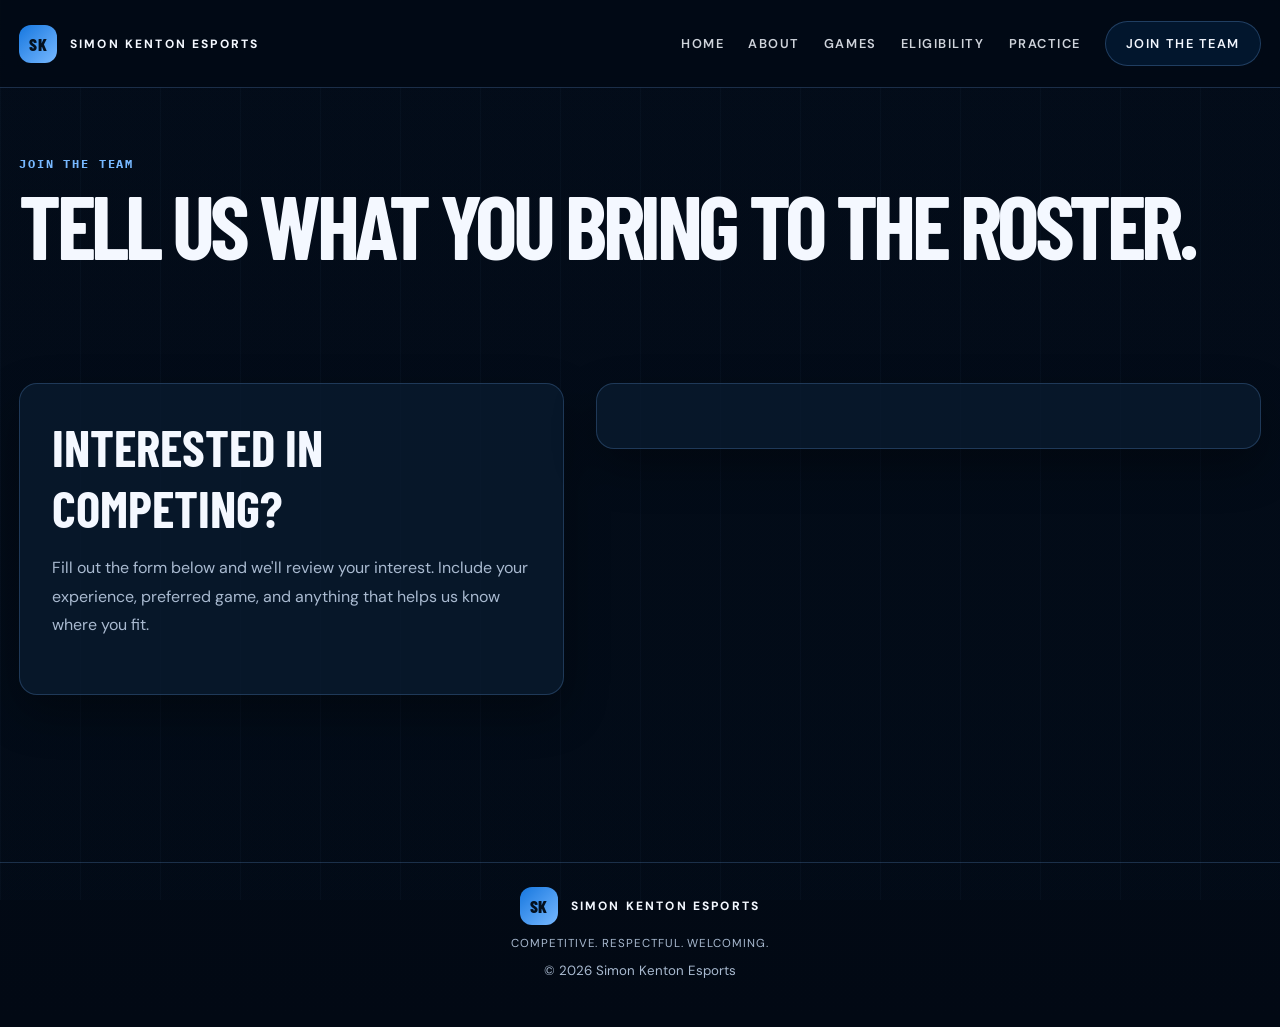
<file: join.html>
<!doctype html>
<html lang="en">
  <head>
    <meta charset="utf-8" />
    <meta name="viewport" content="width=device-width, initial-scale=1" />
    <title>Join the Team | Simon Kenton Esports</title>
    <meta
      name="description"
      content="Register interest for Simon Kenton Esports and tell us about your experience, interests, and goals."
    />
    <link rel="preconnect" href="https://fonts.googleapis.com" />
    <link rel="preconnect" href="https://fonts.gstatic.com" crossorigin />
    <link
      href="https://fonts.googleapis.com/css2?family=Barlow+Condensed:wght@600;700;800&family=DM+Sans:wght@400;500;600;700&family=IBM+Plex+Mono:wght@500;600&display=swap"
      rel="stylesheet"
    />
    <link rel="stylesheet" href="styles.css" />
  </head>
  <body>
    <div class="site-shell">
      <header class="topbar">
        <a class="brand" href="index.html" aria-label="Simon Kenton Esports home">
          <span class="brand-mark">SK</span>
          <span>SIMON KENTON <b>ESPORTS</b></span>
        </a>

        <button class="menu-button" id="menu-button" aria-expanded="false" aria-label="Toggle menu">
          <span></span>
          <span></span>
          <span></span>
        </button>

        <nav class="nav" id="nav" aria-label="Main navigation">
          <a href="index.html">Home</a>
          <a href="about.html">About</a>
          <a href="games.html">Games</a>
          <a href="eligibility.html">Eligibility</a>
          <a href="practice.html">Practice</a>
          <a class="nav-cta active" href="join.html">Join the team</a>
        </nav>
      </header>

      <main>
        <section class="page-hero">
          <p class="kicker">Join the team</p>
          <h1>Tell us what you bring to the roster.</h1>
        </section>

        <section class="section">
          <div class="form-layout">
            <div class="form-copy">
              <h2>Interested in competing?</h2>
              <p>
                Fill out the form below and we'll review your interest. Include your
                experience, preferred game, and anything that helps us know where you fit.
              </p>
              <p class="form-status" id="formStatus" aria-live="polite"></p>
            </div>

            <div class="registration-form" id="formContainer">
              <div data-formspace="https://simple-sequoia-119.forms.space/simon-kenton-esports-join-the-team-tarlox"></div>
            </div>
          </div>
        </section>
      </main>

      <footer class="site-footer">
        <div class="brand">
          <span class="brand-mark">SK</span>
          <span>SIMON KENTON <b>ESPORTS</b></span>
        </div>
        <p>Competitive. Respectful. Welcoming.</p>
        <small>© <span id="year"></span> Simon Kenton Esports</small>
      </footer>
    </div>

    <script src="https://formspace.com/embed.js" defer crossorigin></script>
    <script src="script.js"></script>
  </body>
</html>
</file>
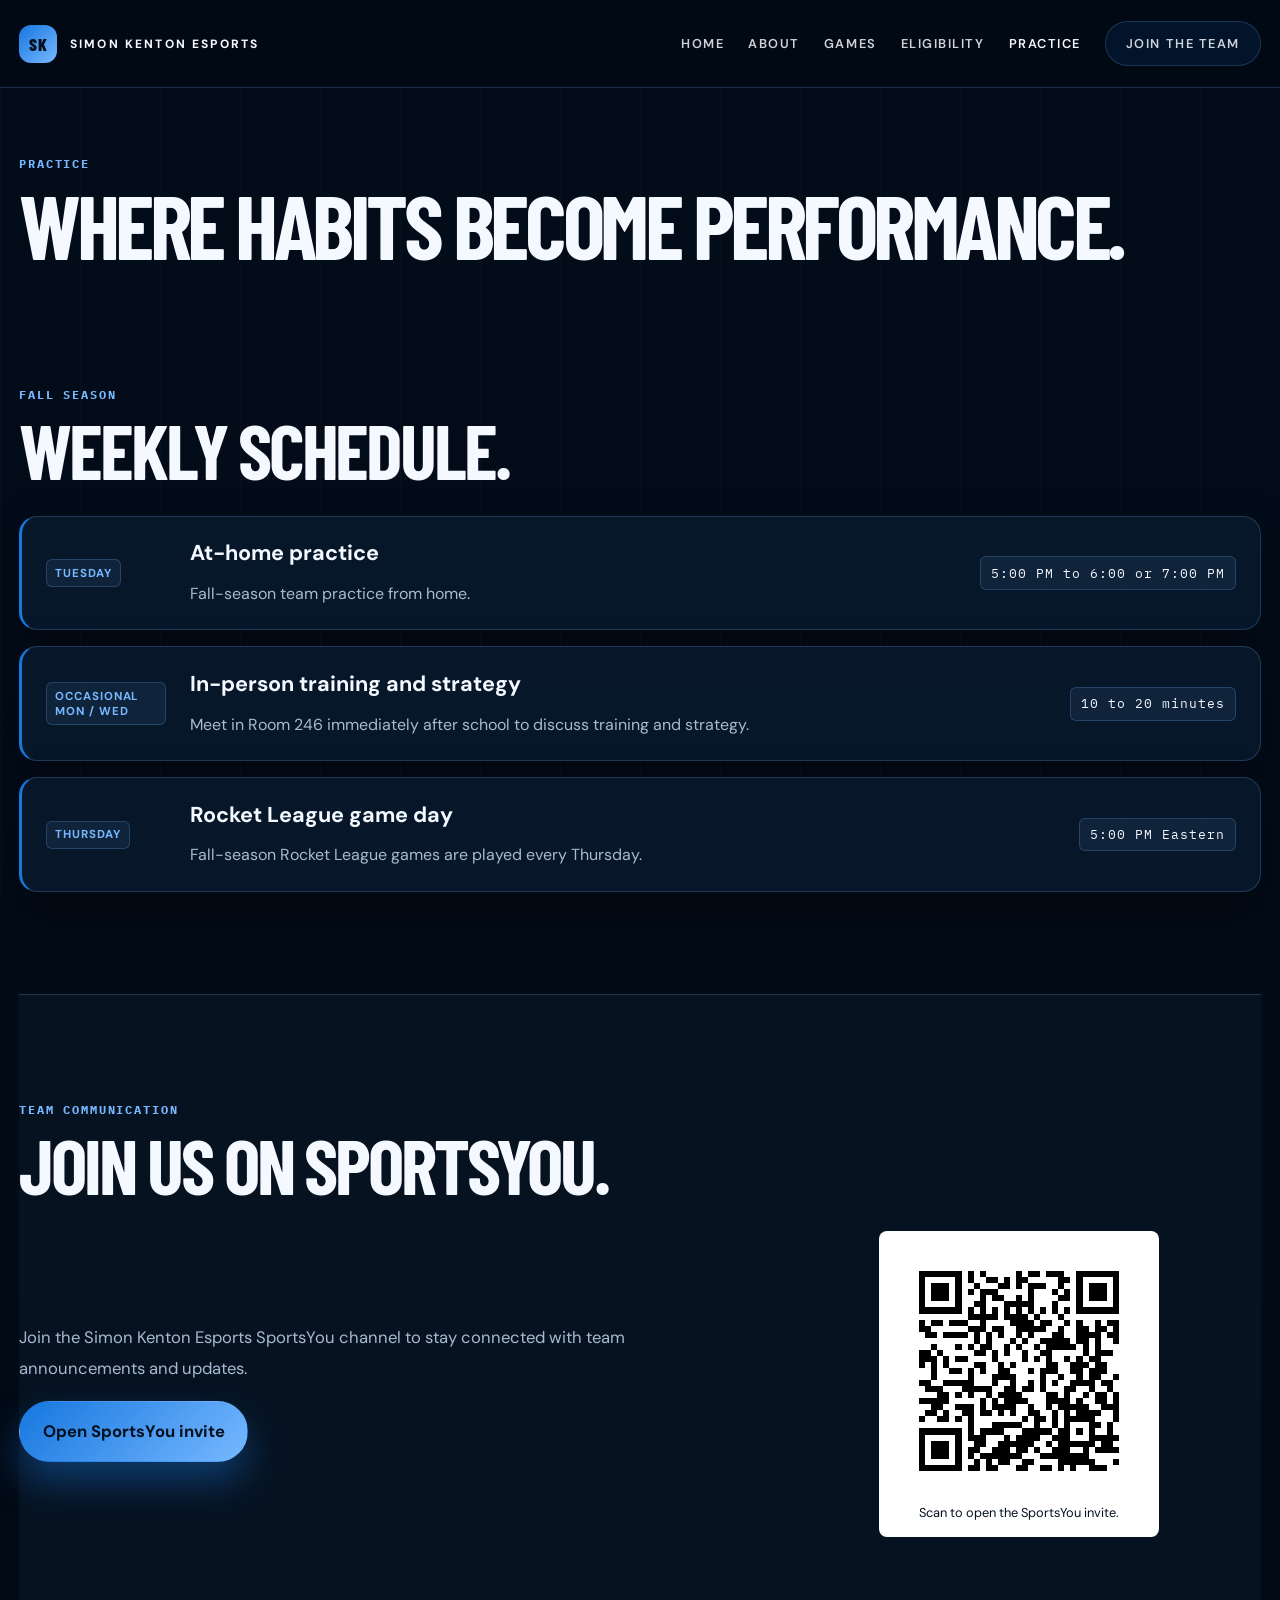
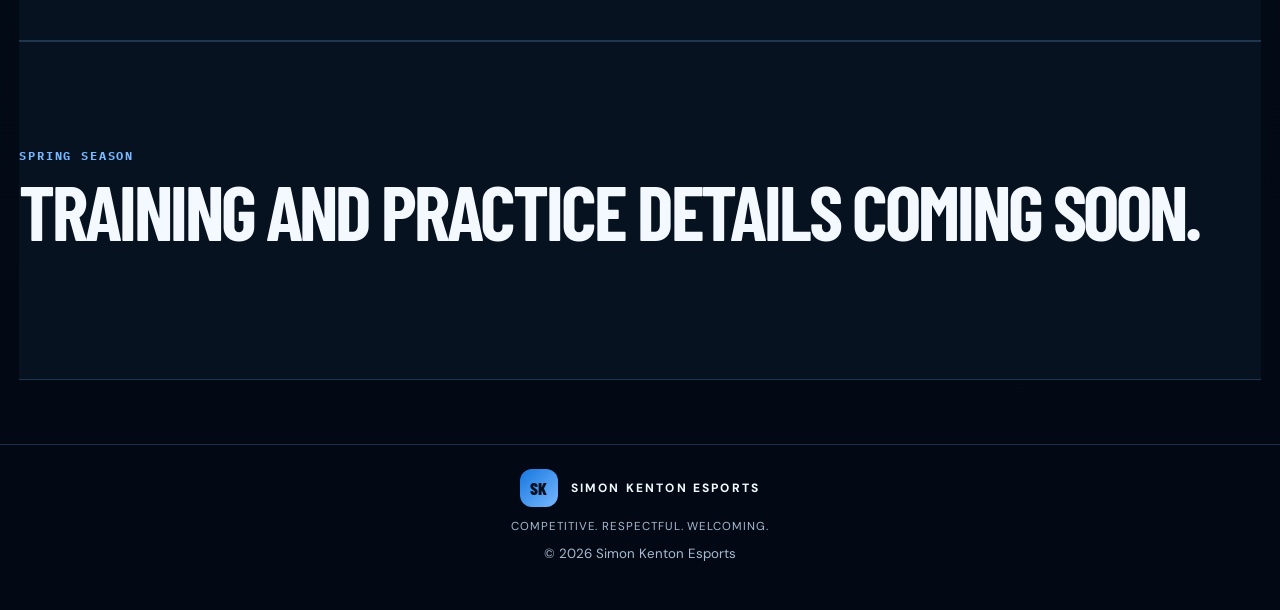
<file: practice.html>
<!doctype html>
<html lang="en">
  <head>
    <meta charset="utf-8" />
    <meta name="viewport" content="width=device-width, initial-scale=1" />
    <title>Practice | Simon Kenton Esports</title>
    <meta
      name="description"
      content="See the practice schedule, training goals, and team routine for Simon Kenton Esports."
    />
    <link rel="preconnect" href="https://fonts.googleapis.com" />
    <link rel="preconnect" href="https://fonts.gstatic.com" crossorigin />
    <link
      href="https://fonts.googleapis.com/css2?family=Barlow+Condensed:wght@600;700;800&family=DM+Sans:wght@400;500;600;700&family=IBM+Plex+Mono:wght@500;600&display=swap"
      rel="stylesheet"
    />
    <link rel="stylesheet" href="styles.css" />
  </head>
  <body>
    <div class="site-shell">
      <header class="topbar">
        <a class="brand" href="index.html" aria-label="Simon Kenton Esports home">
          <span class="brand-mark">SK</span>
          <span>SIMON KENTON <b>ESPORTS</b></span>
        </a>

        <button class="menu-button" id="menu-button" aria-expanded="false" aria-label="Toggle menu">
          <span></span>
          <span></span>
          <span></span>
        </button>

        <nav class="nav" id="nav" aria-label="Main navigation">
          <a href="index.html">Home</a>
          <a href="about.html">About</a>
          <a href="games.html">Games</a>
          <a href="eligibility.html">Eligibility</a>
          <a href="practice.html" class="active">Practice</a>
          <a class="nav-cta" href="join.html">Join the team</a>
        </nav>
      </header>

      <main>
        <section class="page-hero">
          <p class="kicker">Practice</p>
          <h1>Where habits become performance.</h1>
        </section>

        <section class="section">
          <div class="section-heading">
            <p class="kicker">Fall season</p>
            <h2>Weekly schedule.</h2>
          </div>

          <div class="schedule-list">
            <article class="schedule-item">
              <span class="day">Tuesday</span>
              <div>
                <h3>At-home practice</h3>
                <p>Fall-season team practice from home.</p>
              </div>
              <time>5:00 PM to 6:00 or 7:00 PM</time>
            </article>

            <article class="schedule-item">
              <span class="day">Occasional Mon / Wed</span>
              <div>
                <h3>In-person training and strategy</h3>
                <p>Meet in Room 246 immediately after school to discuss training and strategy.</p>
              </div>
              <time>10 to 20 minutes</time>
            </article>

            <article class="schedule-item">
              <span class="day">Thursday</span>
              <div>
                <h3>Rocket League game day</h3>
                <p>Fall-season Rocket League games are played every Thursday.</p>
              </div>
              <time>5:00 PM Eastern</time>
            </article>
          </div>
        </section>

        <section class="section alt-section">
          <div class="section-heading">
            <p class="kicker">Team communication</p>
            <h2>Join us on SportsYou.</h2>
          </div>

          <div class="two-column sportsyou-section">
            <div class="text-block">
              <p>Join the Simon Kenton Esports SportsYou channel to stay connected with team announcements and updates.</p>
              <a class="button primary" href="https://www.sportsyou.com/join/?signupCode=84ZAXUCM" target="_blank" rel="noopener noreferrer">Open SportsYou invite</a>
            </div>

            <figure class="sportsyou-qr">
              <img src="sportsyou-join.svg" alt="QR code to join the Simon Kenton Esports SportsYou channel" width="480" height="480" loading="lazy" />
              <figcaption>Scan to open the SportsYou invite.</figcaption>
            </figure>
          </div>
        </section>

        <section class="section alt-section">
          <div class="section-heading">
            <p class="kicker">Spring season</p>
            <h2>Training and practice details coming soon.</h2>
          </div>
        </section>
      </main>

      <footer class="site-footer">
        <div class="brand">
          <span class="brand-mark">SK</span>
          <span>SIMON KENTON <b>ESPORTS</b></span>
        </div>
        <p>Competitive. Respectful. Welcoming.</p>
        <small>© <span id="year"></span> Simon Kenton Esports</small>
      </footer>
    </div>

    <script src="script.js"></script>
  </body>
</html>
</file>
<file: styles.css>
:root {
  --navy: #04101f;
  --deep: #020914;
  --blue: #1677df;
  --sky: #77b8ff;
  --gold: #f7f4eb;
  --ink: #f4f8ff;
  --muted: #a9bad0;
  --line: rgba(119, 184, 255, 0.22);
  --panel: rgba(10, 24, 39, 0.82);
  --card: #091b2f;
  --success: #7ce7b2;
  --danger: #ff6b6b;
  --shadow: 0 18px 45px rgba(0, 0, 0, 0.32);
  --max: 1280px;
  --radius: 18px;
}

* {
  box-sizing: border-box;
}

html {
  scroll-behavior: smooth;
}

body {
  margin: 0;
  font-family: "DM Sans", sans-serif;
  background:
    linear-gradient(180deg, rgba(3, 12, 24, 1) 0%, rgba(2, 9, 20, 1) 100%);
  color: var(--ink);
  -webkit-font-smoothing: antialiased;
  text-rendering: optimizeLegibility;
}

img {
  max-width: 100%;
  display: block;
}

a {
  color: inherit;
  text-decoration: none;
}

button,
input,
select,
textarea {
  font: inherit;
}

.site-shell {
  min-height: 100vh;
  position: relative;
  overflow-x: hidden;
}

.site-shell::before {
  content: "";
  position: fixed;
  inset: 0;
  background:
    linear-gradient(rgba(4, 16, 31, 0.28), rgba(4, 16, 31, 0.28)),
    repeating-linear-gradient(
      90deg,
      rgba(119, 184, 255, 0.04) 0,
      rgba(119, 184, 255, 0.04) 1px,
      transparent 1px,
      transparent 80px
    );
  pointer-events: none;
  z-index: 0;
}

.topbar,
main,
.site-footer {
  position: relative;
  z-index: 1;
}

.topbar {
  max-width: var(--max);
  margin: 0 auto;
  height: 88px;
  padding: 0 1.2rem;
  display: flex;
  align-items: center;
  justify-content: space-between;
  border-bottom: 1px solid var(--line);
  background: rgba(2, 9, 20, 0.8);
  backdrop-filter: blur(10px);
}

.brand {
  display: inline-flex;
  align-items: center;
  gap: 0.8rem;
  font-size: 0.75rem;
  letter-spacing: 0.18em;
  text-transform: uppercase;
  font-weight: 700;
}

.brand-mark {
  width: 38px;
  height: 38px;
  display: grid;
  place-items: center;
  border-radius: 12px;
  background: linear-gradient(135deg, var(--blue), var(--sky));
  color: var(--navy);
  font-weight: 800;
  font-family: "Barlow Condensed", sans-serif;
  font-size: 1.1rem;
  letter-spacing: 0.04em;
}

.brand b {
  font-weight: 800;
}

.nav {
  display: flex;
  align-items: center;
  gap: 1.5rem;
  font-size: 0.8rem;
  letter-spacing: 0.12em;
  text-transform: uppercase;
  font-weight: 600;
}

.nav a {
  opacity: 0.85;
  transition: opacity 0.2s ease;
}

.nav a:hover,
.nav a.active {
  opacity: 1;
}

.nav-cta {
  padding: 0.8rem 1.25rem;
  border: 1px solid rgba(119, 184, 255, 0.25);
  background: rgba(22, 119, 223, 0.12);
  border-radius: 999px;
  color: var(--ink);
}

main {
  max-width: var(--max);
  margin: 0 auto;
  padding: 0 1.2rem 4rem;
}

.hero {
  display: grid;
  grid-template-columns: 1.15fr 0.85fr;
  align-items: center;
  gap: 2rem;
  min-height: 680px;
  padding: 3rem 0 2rem;
}

.hero-content,
.hero-visual {
  position: relative;
}

.eyebrow,
.kicker {
  display: inline-flex;
  align-items: center;
  gap: 0.7rem;
  margin: 0 0 1rem;
  text-transform: uppercase;
  letter-spacing: 0.16em;
  font-size: 0.72rem;
  color: var(--sky);
  font-weight: 700;
  font-family: "IBM Plex Mono", monospace;
}

.eyebrow span,
.kicker::before {
  display: inline-block;
  width: 28px;
  height: 1px;
  background: rgba(119, 184, 255, 0.7);
}

.hero h1,
.page-hero h1,
.section-heading h2 {
  font-family: "Barlow Condensed", sans-serif;
  letter-spacing: -0.04em;
  margin: 0;
  line-height: 0.9;
}

.hero h1 {
  font-size: clamp(4rem, 9vw, 9rem);
  text-transform: uppercase;
}

.hero h1 span {
  display: block;
  color: var(--ink);
  font-weight: 600;
}

.hero h1 strong {
  display: block;
  color: var(--sky);
  font-weight: 800;
}

.hero-lede {
  max-width: 640px;
  margin-top: 1.5rem;
  font-size: 1.15rem;
  line-height: 1.7;
  color: var(--muted);
}

.hero-actions {
  display: flex;
  flex-wrap: wrap;
  gap: 1rem;
  margin-top: 2rem;
}

.section-actions {
  margin-top: 2.5rem;
}

.button {
  display: inline-flex;
  align-items: center;
  justify-content: center;
  min-height: 52px;
  padding: 0.9rem 1.4rem;
  border-radius: 999px;
  border: 1px solid transparent;
  font-weight: 700;
  transition: transform 0.2s ease, box-shadow 0.2s ease, border-color 0.2s ease;
}

.button:hover {
  transform: translateY(-1px);
}

.primary {
  background: linear-gradient(135deg, var(--blue), var(--sky));
  color: var(--navy);
  box-shadow: 0 20px 38px rgba(22, 119, 223, 0.4);
}

.secondary {
  background: transparent;
  color: var(--ink);
  border-color: rgba(119, 184, 255, 0.28);
}

.full {
  width: 100%;
}

.hero-points {
  list-style: none;
  padding: 0;
  margin: 2rem 0 0;
  display: grid;
  grid-template-columns: repeat(3, minmax(0, 1fr));
  gap: 1rem;
  color: var(--muted);
  font-size: 0.92rem;
}

.hero-points li {
  position: relative;
  padding-left: 1rem;
}

.hero-points li::before {
  content: "";
  position: absolute;
  left: 0;
  top: 0.5rem;
  width: 7px;
  height: 7px;
  border-radius: 50%;
  background: var(--sky);
}

.hero-visual {
  display: grid;
  place-items: center;
  min-height: 520px;
}

.emblem {
  position: relative;
  width: min(40vw, 430px);
  aspect-ratio: 1;
  display: grid;
  place-items: center;
}

.emblem-ring {
  position: absolute;
  border-radius: 50%;
  border: 1px solid rgba(119, 184, 255, 0.26);
}

.ring-one {
  inset: 7%;
  box-shadow: inset 0 0 35px rgba(119, 184, 255, 0.12);
}

.ring-two {
  inset: 18%;
  border-color: rgba(119, 184, 255, 0.42);
}

.emblem-core {
  position: relative;
  width: 58%;
  aspect-ratio: 1;
  border-radius: 50%;
  display: grid;
  place-items: center;
  background:
    radial-gradient(circle at 30% 25%, rgba(119, 184, 255, 0.5), rgba(17, 62, 110, 0.7) 38%, rgba(2, 9, 20, 0.9) 80%);
  border: 1px solid rgba(119, 184, 255, 0.28);
  box-shadow: 0 0 34px rgba(119, 184, 255, 0.18);
}

.emblem-core span {
  font-family: "Barlow Condensed", sans-serif;
  font-size: clamp(3rem, 5vw, 5.5rem);
  letter-spacing: -0.08em;
  color: var(--ink);
  font-weight: 800;
}

.emblem-core small {
  position: absolute;
  bottom: 18%;
  font-size: 0.65rem;
  letter-spacing: 0.18em;
  text-transform: uppercase;
  color: var(--muted);
}

.stats-strip {
  display: grid;
  grid-template-columns: repeat(4, minmax(0, 1fr));
  border-top: 1px solid var(--line);
  border-bottom: 1px solid var(--line);
  background: #061426;
}

.stat {
  display: flex;
  align-items: baseline;
  justify-content: center;
  flex-direction: column;
  gap: 0.5rem;
  padding: 1.4rem 1rem;
  text-align: center;
}

.stat strong {
  font-size: clamp(1.7rem, 2.4vw, 3rem);
  font-family: "Barlow Condensed", sans-serif;
  letter-spacing: -0.04em;
  color: var(--sky);
}

.stat span {
  color: var(--muted);
  font-size: 0.85rem;
  letter-spacing: 0.08em;
  text-transform: uppercase;
}

.section {
  padding: clamp(4rem, 8vw, 7rem) 0;
}

.section-heading {
  margin-bottom: 2rem;
}

.section-heading.row {
  display: flex;
  align-items: end;
  justify-content: space-between;
  gap: 2rem;
}

.section-heading h2 {
  font-size: clamp(2.7rem, 6vw, 5rem);
  text-transform: uppercase;
  color: var(--ink);
}

.section-heading h2 em {
  font-style: normal;
  color: var(--sky);
}

.heading-copy {
  max-width: 500px;
  color: var(--muted);
  line-height: 1.7;
}

.kicker {
  margin-bottom: 0.8rem;
  color: var(--sky);
}

.two-column {
  display: grid;
  grid-template-columns: 1.2fr 0.8fr;
  gap: 2rem;
}

.text-block {
  color: var(--muted);
  line-height: 1.85;
  font-size: 1.04rem;
}

.info-card,
.list-panel,
.game-card,
.check-item,
.schedule-item,
.join-card,
.form-copy,
.registration-form {
  background: rgba(9, 27, 47, 0.8);
  border: 1px solid var(--line);
  border-radius: var(--radius);
  box-shadow: var(--shadow);
}

.info-card,
.list-panel {
  padding: 1.8rem;
}

.info-card h3,
.check-item h3,
.game-card h3,
.schedule-item h3 {
  margin: 0 0 0.8rem;
  font-size: 1.35rem;
}

.info-card ul,
.list-panel ul {
  margin: 0;
  padding-left: 1.2rem;
  color: var(--muted);
  line-height: 1.8;
}

.game-grid {
  display: grid;
  grid-template-columns: repeat(4, minmax(0, 1fr));
  gap: 1.2rem;
}

.home-game-grid {
  grid-template-columns: repeat(3, minmax(0, 1fr));
  align-items: stretch;
}

.large-grid {
  grid-template-columns: repeat(2, minmax(0, 1fr));
}

.game-card {
  --game-accent: var(--sky);
  padding: 1.4rem;
  min-height: 220px;
  display: flex;
  flex-direction: column;
  justify-content: space-between;
  border-top: 2px solid var(--game-accent);
  transition: transform 0.2s ease, border-color 0.2s ease, box-shadow 0.2s ease;
}

.game-card:nth-child(2) {
  --game-accent: #f4cc6d;
}

.game-card:nth-child(3) {
  --game-accent: #ff879a;
}

.game-card:nth-child(4) {
  --game-accent: #b39aff;
}

.game-card:nth-child(5) {
  --game-accent: #7ce7b2;
}

.game-card:nth-child(6) {
  --game-accent: #ff9770;
}

.game-card:hover,
.game-card:focus-within {
  transform: translateY(-4px);
  border-color: var(--game-accent);
  box-shadow: 0 16px 36px rgba(0, 0, 0, 0.3);
}

.game-card .game-badge {
  color: var(--game-accent);
  border-color: var(--game-accent);
}

.home-game-card {
  --home-game-accent: var(--sky);
  min-width: 0;
  overflow: hidden;
  border: 2px solid var(--home-game-accent);
  border-top-width: 7px;
  background: linear-gradient(155deg, rgba(22, 119, 223, 0.13), rgba(9, 27, 47, 0.96) 48%);
  transition: transform 0.28s cubic-bezier(0.2, 0.75, 0.3, 1), box-shadow 0.28s ease, border-color 0.28s ease;
}

.home-game-card:nth-child(2) {
  --home-game-accent: #a9e86e;
}

.home-game-card:nth-child(3) {
  --home-game-accent: #ff9c61;
}

.home-game-card:nth-child(4) {
  --home-game-accent: #ff7096;
}

.home-game-card:nth-child(5) {
  --home-game-accent: #5de2ca;
}

.home-game-card:nth-child(6) {
  --home-game-accent: #ff5d63;
}

.home-game-card:hover,
.home-game-card:focus-visible {
  transform: translateY(-6px);
  border-color: var(--home-game-accent);
  box-shadow: 0 0 0 2px var(--home-game-accent), 0 18px 38px rgba(0, 0, 0, 0.35);
}

.home-game-card .game-art {
  transition: transform 0.35s ease, filter 0.35s ease;
}

.home-game-card:hover .game-art,
.home-game-card:focus-visible .game-art {
  transform: scale(1.035);
  filter: saturate(1.12);
}

.home-game-card .game-badge {
  color: var(--home-game-accent);
  border-color: var(--home-game-accent);
}

.home-game-link {
  display: flex;
  justify-content: space-between;
  align-items: center;
  margin-top: auto;
  padding-top: 1rem;
  color: var(--home-game-accent);
  font-family: "IBM Plex Mono", monospace;
  font-size: 0.7rem;
  font-weight: 600;
  letter-spacing: 0.08em;
  text-transform: uppercase;
}

.home-game-link span {
  transition: transform 0.25s ease;
}

.home-game-card:hover .home-game-link span,
.home-game-card:focus-visible .home-game-link span {
  transform: translateX(4px);
}

html.home-reveals-ready .home-page .reveal {
  opacity: 0;
  transform: translateY(22px);
  transition: opacity 0.55s ease, transform 0.55s cubic-bezier(0.2, 0.75, 0.3, 1);
}

html.home-reveals-ready .home-page .reveal.is-visible {
  opacity: 1;
  transform: translateY(0);
}

html.home-reveals-ready .home-page .home-game-card.is-visible:hover,
html.home-reveals-ready .home-page .home-game-card.is-visible:focus-visible {
  transform: translateY(-6px);
}

@media (prefers-reduced-motion: no-preference) {
  .home-page .emblem {
    animation: home-emblem-float 5.5s ease-in-out infinite;
  }

  .home-page .emblem-core {
    animation: home-emblem-pulse 4.5s ease-in-out infinite;
  }
}

@keyframes home-emblem-float {
  0%,
  100% {
    transform: translateY(0);
  }
  50% {
    transform: translateY(-9px);
  }
}

@keyframes home-emblem-pulse {
  0%,
  100% {
    transform: scale(1);
    box-shadow: 0 0 34px rgba(119, 184, 255, 0.18);
  }
  50% {
    transform: scale(1.035);
    box-shadow: 0 0 48px rgba(119, 184, 255, 0.34);
  }
}

.game-art {
  display: block;
  width: 100%;
  aspect-ratio: 16 / 9;
  object-fit: cover;
  border-radius: 8px;
  background: rgba(0, 0, 0, 0.25);
}

.game-badge {
  width: fit-content;
  display: inline-block;
  padding: 0.45rem 0.8rem;
  border-radius: 999px;
  background: rgba(119, 184, 255, 0.1);
  border: 1px solid rgba(119, 184, 255, 0.2);
  color: var(--sky);
  font-size: 0.7rem;
  letter-spacing: 0.12em;
  text-transform: uppercase;
  font-weight: 700;
}

.game-card p {
  margin: 0;
  color: var(--muted);
  line-height: 1.7;
}

.check-grid {
  display: grid;
  grid-template-columns: repeat(3, minmax(0, 1fr));
  gap: 1.2rem;
}

.check-item {
  padding: 1.6rem 1.4rem;
}

.check-item span {
  display: inline-flex;
  align-items: center;
  justify-content: center;
  width: 38px;
  height: 38px;
  border-radius: 10px;
  background: rgba(22, 119, 223, 0.12);
  color: var(--sky);
  font-family: "IBM Plex Mono", monospace;
  font-weight: 600;
  margin-bottom: 1rem;
}

.check-item p {
  margin: 0;
  color: var(--muted);
  line-height: 1.7;
}

.schedule-list {
  display: grid;
  gap: 1rem;
}

.schedule-item {
  display: grid;
  grid-template-columns: 120px 1fr auto;
  align-items: center;
  gap: 1.5rem;
  padding: 1.4rem 1.5rem;
  border-left: 3px solid var(--blue);
}

.day {
  display: inline-block;
  width: fit-content;
  max-width: 100%;
  padding: 0.35rem 0.5rem;
  border: 1px solid var(--line);
  border-radius: 6px;
  background: rgba(119, 184, 255, 0.08);
  color: var(--sky);
  font-weight: 700;
  letter-spacing: 0.08em;
  text-transform: uppercase;
  font-size: 0.72rem;
}

.schedule-item p {
  margin: 0.35rem 0 0;
  color: var(--muted);
  line-height: 1.7;
}

.schedule-item time {
  display: inline-flex;
  justify-self: start;
  padding: 0.45rem 0.6rem;
  border: 1px solid var(--line);
  border-radius: 6px;
  background: rgba(119, 184, 255, 0.08);
  color: var(--ink);
  font-family: "IBM Plex Mono", monospace;
  font-size: 0.8rem;
  letter-spacing: 0.08em;
}

#games,
#eligibility,
#schedule {
  scroll-margin-top: 1.5rem;
}

a:focus-visible,
button:focus-visible {
  outline: 2px solid var(--sky);
  outline-offset: 4px;
}

.sportsyou-section {
  align-items: center;
}

.sportsyou-qr {
  width: min(100%, 280px);
  justify-self: center;
  margin: 0;
  padding: 1rem;
  border-radius: 8px;
  background: #fff;
}

.sportsyou-qr img {
  display: block;
  width: 100%;
  height: auto;
}

.sportsyou-qr figcaption {
  margin-top: 0.6rem;
  color: #04101f;
  font-size: 0.8rem;
  text-align: center;
}

.join-section {
  display: grid;
  grid-template-columns: 1.1fr 0.9fr;
  gap: clamp(2rem, 7vw, 6rem);
  padding: clamp(4rem, 8vw, 8rem) 0 2rem;
}

.join-copy h2 {
  margin: 0;
  font-family: "Barlow Condensed", sans-serif;
  font-size: clamp(3rem, 7vw, 6rem);
  line-height: 0.95;
  text-transform: uppercase;
}

.join-copy h2 em {
  color: var(--sky);
  font-style: normal;
}

.join-copy p {
  margin: 1.2rem 0 0;
  color: var(--muted);
  line-height: 1.8;
  font-size: 1.05rem;
}

.join-card {
  padding: 1.6rem;
  display: grid;
  gap: 1rem;
  align-content: center;
}

.page-hero {
  padding: 4rem 0 1rem;
}

.page-hero h1 {
  font-size: clamp(3rem, 7vw, 6.5rem);
  text-transform: uppercase;
  letter-spacing: -0.05em;
  color: var(--ink);
}

.alt-section {
  background: rgba(12, 26, 42, 0.55);
  border-top: 1px solid var(--line);
  border-bottom: 1px solid var(--line);
}

.form-layout {
  display: grid;
  grid-template-columns: 0.9fr 1.1fr;
  gap: 2rem;
  align-items: start;
}

.form-copy {
  padding: 2rem;
}

.form-copy h2 {
  margin: 0 0 1rem;
  font-size: clamp(2.2rem, 4vw, 3.6rem);
  text-transform: uppercase;
  font-family: "Barlow Condensed", sans-serif;
}

.form-copy p {
  margin: 0;
  line-height: 1.8;
  color: var(--muted);
}

.registration-form {
  padding: 2rem;
  display: grid;
  gap: 1rem;
}

.registration-form label {
  display: grid;
  gap: 0.5rem;
  font-size: 0.9rem;
  color: var(--ink);
  font-weight: 600;
}

.field-row {
  display: grid;
  grid-template-columns: repeat(2, minmax(0, 1fr));
  gap: 1rem;
}

input,
select,
textarea {
  width: 100%;
  border: 1px solid rgba(119, 184, 255, 0.18);
  background: rgba(2, 9, 20, 0.76);
  color: var(--ink);
  border-radius: 12px;
  padding: 0.9rem 1rem;
  transition: border-color 0.2s ease, box-shadow 0.2s ease;
}

input:focus,
select:focus,
textarea:focus {
  outline: none;
  border-color: rgba(119, 184, 255, 0.75);
  box-shadow: 0 0 0 4px rgba(119, 184, 255, 0.14);
}

textarea {
  resize: vertical;
  min-height: 140px;
}

.form-status {
  min-height: 1.5em;
  margin: 0;
  font-size: 0.92rem;
  color: var(--success);
  font-weight: 600;
}

.form-status.error {
  color: var(--danger);
}

.site-footer {
  max-width: var(--max);
  margin: 0 auto;
  padding: 1.5rem 1.2rem 3rem;
  display: flex;
  flex-direction: column;
  align-items: center;
  gap: 0.7rem;
  border-top: 1px solid var(--line);
  text-align: center;
}

.site-footer p {
  margin: 0;
  color: var(--muted);
  letter-spacing: 0.08em;
  text-transform: uppercase;
  font-size: 0.72rem;
}

.site-footer small {
  color: var(--muted);
}

.menu-button {
  display: none;
  width: 44px;
  height: 44px;
  background: transparent;
  border: 1px solid var(--line);
  border-radius: 10px;
  padding: 0.5rem;
  cursor: pointer;
}

.menu-button span {
  display: block;
  width: 100%;
  height: 2px;
  background: var(--ink);
  border-radius: 999px;
  margin: 6px 0;
}

@media (max-width: 980px) {
  .hero,
  .two-column,
  .join-section,
  .form-layout {
    grid-template-columns: 1fr;
  }

  .game-grid {
    grid-template-columns: repeat(2, minmax(0, 1fr));
  }

  .check-grid {
    grid-template-columns: 1fr;
  }

  .schedule-item {
    grid-template-columns: 1fr;
    align-items: flex-start;
  }

  .stats-strip {
    grid-template-columns: repeat(2, minmax(0, 1fr));
  }
}

@media (max-width: 760px) {
  .menu-button {
    display: inline-block;
  }

  .nav {
    display: none;
    position: absolute;
    top: 88px;
    left: 0;
    right: 0;
    background: rgba(4, 16, 31, 0.98);
    border-bottom: 1px solid var(--line);
    padding: 1.2rem;
    flex-direction: column;
    align-items: flex-start;
    gap: 1rem;
  }

  .nav.open {
    display: flex;
  }

  .hero {
    min-height: auto;
    padding-top: 2rem;
  }

  .hero-points {
    grid-template-columns: 1fr;
  }

  .game-grid,
  .large-grid,
  .field-row,
  .stats-strip {
    grid-template-columns: 1fr;
  }

  .section-heading.row {
    display: block;
  }

  .brand {
    letter-spacing: 0.08em;
    font-size: 0.68rem;
  }
}

@media (prefers-reduced-motion: reduce) {
  html {
    scroll-behavior: auto;
  }
  *,
  *::before,
  *::after {
    animation: none !important;
    transition: none !important;
  }
}
</file>
